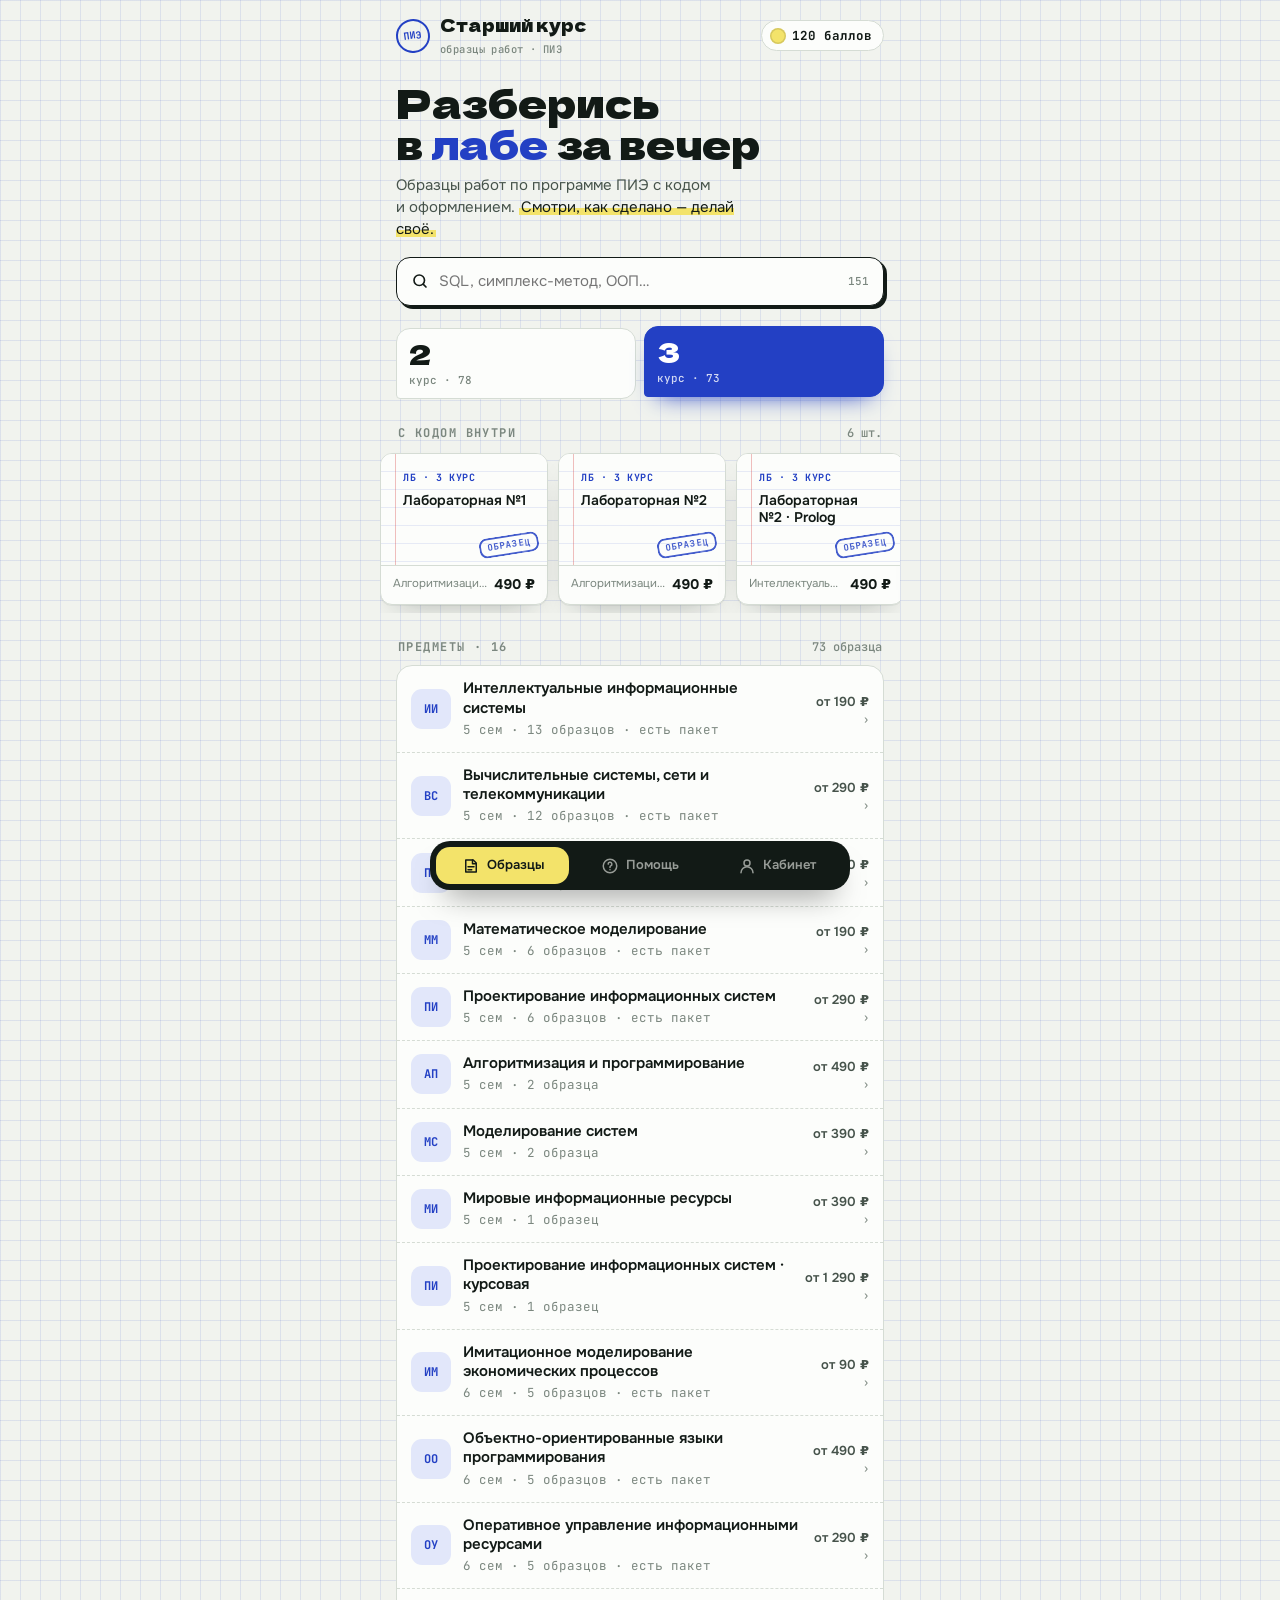
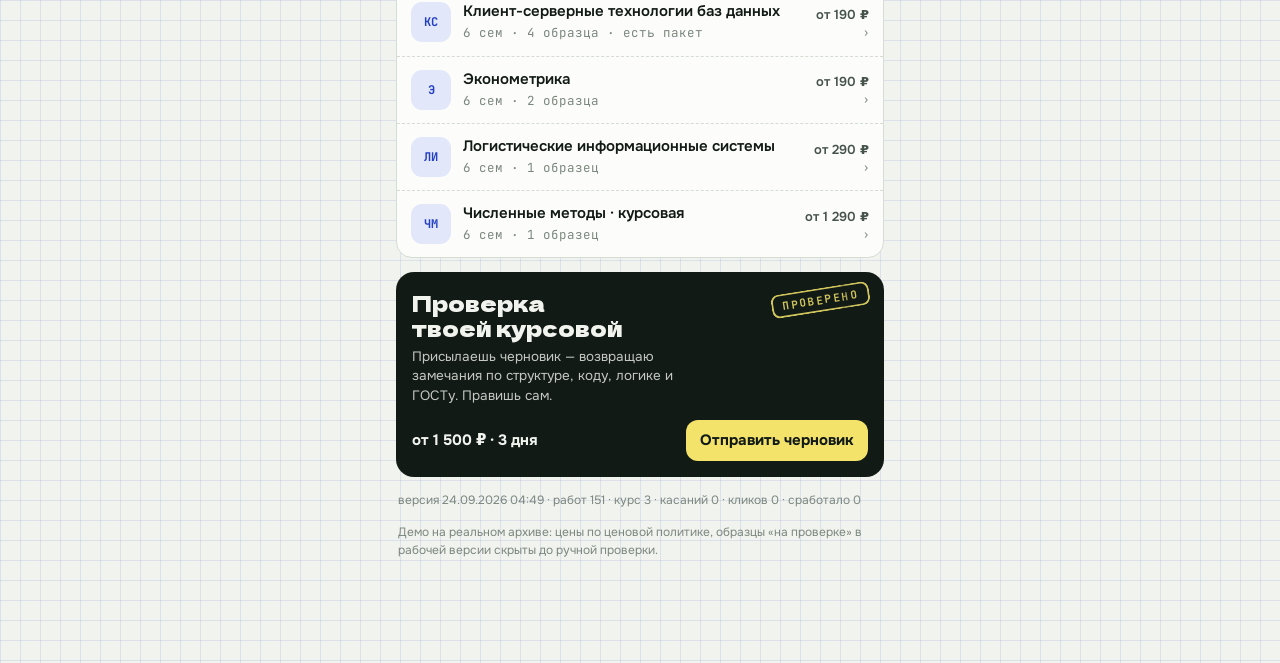
<file: index.html>
<!doctype html>
<html lang="ru">
<head>
<meta charset="utf-8">
<meta name="viewport" content="width=device-width,initial-scale=1,viewport-fit=cover">
<script src="https://telegram.org/js/telegram-web-app.js"></script>
<title>Старший курс</title>
<meta name="robots" content="noindex,nofollow">
<meta http-equiv="Cache-Control" content="no-store, max-age=0">
<link rel="stylesheet" href="fonts/fonts.css">
<style>
:root{
  --paper:#F1F3EE; --paper-2:#E6EAE3; --sheet:#FCFDFB; --line:#D5DCD4; --rule:rgba(35,64,196,.10); --margin:rgba(214,70,70,.35);
  --ink:#121A16; --ink-2:#46534B; --ink-3:#7B877F;
  --pen:#2340C4; --pen-2:#3F5BE0; --pen-soft:#E2E7FA; --on-pen:#FFFFFF;
  --hl:#F3E36A; --hl-ink:#121A16;
  --ok:#1C7A4A; --ok-soft:#DCF0E3; --warn:#94650A; --warn-soft:#F5EACB;
  --lift:0 1px 0 rgba(18,26,22,.05),0 14px 30px -18px rgba(18,26,22,.35);
  --display:"Dela Gothic One","Arial Black",Impact,system-ui,sans-serif;
  --sans:"Onest",system-ui,-apple-system,"Segoe UI",Roboto,sans-serif;
  --mono:"JetBrains Mono",ui-monospace,"SF Mono",Menlo,Consolas,monospace;
}
@media (prefers-color-scheme:dark){:root:not([data-theme="light"]){
  --paper:#0D1210; --paper-2:#141B18; --sheet:#171F1B; --line:#25302A; --rule:rgba(130,155,255,.07); --margin:rgba(230,100,100,.25);
  --ink:#E7ECE8; --ink-2:#A8B5AD; --ink-3:#74827A;
  --pen:#8CA3FF; --pen-2:#A9BAFF; --pen-soft:#1B2547; --on-pen:#0B1230;
  --hl:#6B5F12; --hl-ink:#FFF6B8;
  --ok:#70D39E; --ok-soft:#14331F; --warn:#E6BF62; --warn-soft:#33290D;
  --lift:0 1px 0 rgba(0,0,0,.4),0 16px 34px -18px rgba(0,0,0,.8);
}}
:root[data-theme="dark"]{
  --paper:#0D1210; --paper-2:#141B18; --sheet:#171F1B; --line:#25302A; --rule:rgba(130,155,255,.07); --margin:rgba(230,100,100,.25);
  --ink:#E7ECE8; --ink-2:#A8B5AD; --ink-3:#74827A;
  --pen:#8CA3FF; --pen-2:#A9BAFF; --pen-soft:#1B2547; --on-pen:#0B1230;
  --hl:#6B5F12; --hl-ink:#FFF6B8;
  --ok:#70D39E; --ok-soft:#14331F; --warn:#E6BF62; --warn-soft:#33290D;
  --lift:0 1px 0 rgba(0,0,0,.4),0 16px 34px -18px rgba(0,0,0,.8);
}
*{box-sizing:border-box}
[hidden]{display:none!important}
button,a{cursor:pointer;touch-action:manipulation;-webkit-tap-highlight-color:rgba(0,0,0,.06)}
html,body{height:100%}
body{margin:0;background:var(--paper);color:var(--ink);font:15px/1.45 var(--sans);-webkit-font-smoothing:antialiased;
  background-image:linear-gradient(var(--rule) 1px,transparent 1px),linear-gradient(90deg,var(--rule) 1px,transparent 1px);background-size:20px 20px}
button,input,textarea,select{font:inherit;color:inherit}
button{cursor:pointer;-webkit-tap-highlight-color:transparent}
:focus-visible{outline:2px solid var(--pen);outline-offset:2px;border-radius:8px}
.app{max-width:520px;margin:0 auto;min-height:100%;padding-inline:16px;padding-block:0 104px}
.mk{background:linear-gradient(transparent 55%,var(--hl) 55%,var(--hl) 92%,transparent 92%);color:var(--hl-ink);padding:0 2px;border-radius:2px}
.mono{font-family:var(--mono)}

/* ---------- шапка ---------- */
.top{padding:16px 0 4px}
.brand{display:flex;align-items:center;justify-content:space-between;gap:12px}
.logo{display:flex;align-items:center;gap:10px}
.seal{width:34px;height:34px;border-radius:50%;border:2px solid var(--pen);color:var(--pen);display:grid;place-items:center;font:700 10px/1 var(--mono);letter-spacing:.02em;transform:rotate(-8deg)}
.logo b{font:400 17px/1 var(--display);letter-spacing:.01em}
.logo small{display:block;font:500 10.5px var(--mono);color:var(--ink-3);margin-top:3px;letter-spacing:.04em}
.bal{display:flex;align-items:center;gap:6px;font:600 12.5px var(--mono);background:var(--sheet);border:1px solid var(--line);border-radius:999px;padding:6px 11px 6px 8px}
.bal i{width:16px;height:16px;border-radius:50%;background:var(--hl);display:inline-block;box-shadow:inset 0 0 0 1.5px rgba(0,0,0,.12)}

.hero{margin:22px 0 16px;position:relative}
.hero h1{margin:0;font:400 clamp(30px,9vw,40px)/1.02 var(--display);letter-spacing:-.005em;text-wrap:balance}
.hero h1 .pen{color:var(--pen)}
.hero p{margin:12px 0 0;color:var(--ink-2);max-width:34ch}
.hero .stamp{position:absolute;right:-2px;top:-6px}

.stamp{display:inline-grid;place-items:center;border:2.5px solid var(--pen);color:var(--pen);border-radius:8px;padding:5px 9px 4px;font:700 11px/1 var(--mono);letter-spacing:.14em;text-transform:uppercase;transform:rotate(-9deg);opacity:.85;
  mask-image:radial-gradient(circle at 30% 40%,#000 60%,rgba(0,0,0,.72) 61%,#000 74%);-webkit-mask-image:radial-gradient(circle at 30% 40%,#000 60%,rgba(0,0,0,.72) 61%,#000 74%)}
.stamp.big{font-size:15px;padding:8px 12px 7px;border-width:3px}
.stamp.ok{border-color:var(--ok);color:var(--ok)}

.search{display:flex;align-items:center;gap:10px;background:var(--sheet);border:1.5px solid var(--ink);border-radius:14px;padding:0 14px;box-shadow:3px 3px 0 var(--ink)}
.search input{flex:1;min-width:0;border:0;background:transparent;padding:13px 0;outline:none}
.search svg{flex:none}
.search kbd{font:500 11px var(--mono);color:var(--ink-3)}

/* ---------- разделители-закладки курсов ---------- */
.tabs-course{display:grid;grid-template-columns:repeat(2,1fr);gap:8px;margin:22px 0 4px}
.tc{position:relative;text-align:left;border:1.5px solid var(--line);background:var(--sheet);border-radius:14px 14px 14px 4px;padding:12px 12px 11px;transition:transform .15s,border-color .15s,box-shadow .15s}
.tc b{display:block;font:400 26px/1 var(--display)}
.tc span{display:block;font:500 11px var(--mono);color:var(--ink-3);margin-top:6px}
.tc[aria-pressed="true"]{border-color:var(--pen);background:var(--pen);color:var(--on-pen);box-shadow:0 12px 24px -14px var(--pen);transform:translateY(-2px)}
.tc[aria-pressed="true"] span{color:inherit;opacity:.8}

.sec{display:flex;align-items:baseline;justify-content:space-between;gap:10px;margin:26px 2px 10px}
.sec h2{margin:0;font:600 12px var(--mono);letter-spacing:.12em;text-transform:uppercase;color:var(--ink-3)}
.sec .aside{font:500 12px var(--mono);color:var(--ink-3)}

/* подборка — лента обложек */
.rail{display:flex;gap:10px;overflow-x:auto;margin-inline:-16px;padding:2px 16px 8px;scroll-snap-type:x mandatory;scrollbar-width:none}
.rail::-webkit-scrollbar{display:none}
.cover{flex:none;width:168px;scroll-snap-align:start;text-align:left;border:1px solid var(--line);border-radius:12px;background:var(--sheet);padding:0;overflow:hidden;box-shadow:var(--lift)}
.cover .pg{height:112px;position:relative;padding:12px 12px 0 22px;background:
  linear-gradient(90deg,transparent 14px,var(--margin) 14px,var(--margin) 15px,transparent 15px),
  repeating-linear-gradient(var(--sheet) 0 17px,var(--rule) 17px 18px);border-bottom:1px solid var(--line)}
.cover .pg em{font:700 10px var(--mono);color:var(--pen);font-style:normal;letter-spacing:.06em}
.cover .pg strong{display:block;font:600 14px/1.2 var(--sans);margin-top:4px;text-wrap:balance}
.cover .pg .stamp{position:absolute;right:8px;bottom:10px;font-size:9px;padding:4px 6px 3px}
.cover .cf{padding:9px 12px 11px;display:flex;justify-content:space-between;align-items:center;gap:6px}
.cover .cf small{font-size:11.5px;color:var(--ink-3);overflow:hidden;text-overflow:ellipsis;white-space:nowrap}
.cover .cf b{font:700 14px var(--sans);font-variant-numeric:tabular-nums;white-space:nowrap}

/* список предметов — ведомость */
.ledger{background:var(--sheet);border:1px solid var(--line);border-radius:16px;overflow:hidden}
.lr{display:grid;grid-template-columns:40px 1fr auto;align-items:center;gap:12px;width:100%;text-align:left;border:0;background:transparent;padding:13px 14px;border-top:1px dashed var(--line)}
.lr:first-child{border-top:0}
.lr:active{background:var(--paper-2)}
.lr .code{width:40px;height:40px;border-radius:11px;display:grid;place-items:center;font:700 12px var(--mono);background:var(--pen-soft);color:var(--pen)}
.lr .t{font-weight:600;line-height:1.28}
.lr .s{font-size:12.5px;color:var(--ink-3);margin-top:3px;font-family:var(--mono)}
.lr .p{font:600 13px var(--sans);color:var(--ink-2);white-space:nowrap;text-align:right}
.lr .p small{display:block;font:500 10.5px var(--mono);color:var(--ink-3);margin-top:2px}

.consult{display:grid;grid-template-columns:1fr auto;gap:12px;align-items:center;width:100%;text-align:left;margin-top:12px;border:0;border-radius:16px;padding:16px;background:var(--ink);color:var(--paper);position:relative;overflow:hidden}
.consult b{font:400 18px/1.15 var(--display);display:block}
.consult span{display:block;font-size:13px;opacity:.75;margin-top:6px}
.consult .go{width:44px;height:44px;border-radius:50%;background:var(--hl);color:#121A16;display:grid;place-items:center}

/* ---------- предмет ---------- */
.back{display:inline-flex;align-items:center;gap:4px;border:0;background:none;color:var(--pen);padding:16px 0 6px;font-weight:600}
.subj-h{margin:6px 0 4px;font:400 28px/1.05 var(--display);text-wrap:balance}
.subj-s{font:500 12.5px var(--mono);color:var(--ink-3)}
.bundle{margin:16px 0 4px;border:1.5px dashed var(--pen);border-radius:16px;padding:14px;background:var(--pen-soft);display:grid;grid-template-columns:1fr auto;gap:10px;align-items:center}
.bundle b{display:block;font-weight:700}
.bundle span{font-size:13px;color:var(--ink-2)}
.bundle .pr{text-align:right;white-space:nowrap}
.bundle .pr s{display:block;font-size:12px;color:var(--ink-3)}
.bundle .pr strong{font:700 18px var(--sans);font-variant-numeric:tabular-nums}
.chips{display:flex;gap:6px;overflow-x:auto;margin:14px -16px 4px;padding:2px 16px 4px;scrollbar-width:none}
.chips::-webkit-scrollbar{display:none}
.chip{flex:none;border:1.5px solid var(--line);background:var(--sheet);border-radius:999px;padding:7px 13px;font-size:13px;font-weight:500;color:var(--ink-2)}
.chip[aria-pressed="true"]{background:var(--ink);color:var(--paper);border-color:var(--ink)}

/* карточка-лист */
.sheetcard{position:relative;display:block;width:100%;text-align:left;border:1px solid var(--line);border-radius:14px;background:var(--sheet);margin-top:10px;padding:14px 14px 13px 26px;overflow:hidden;
  background-image:linear-gradient(90deg,transparent 15px,var(--margin) 15px,var(--margin) 16px,transparent 16px);transition:transform .12s}
.sheetcard:active{transform:scale(.992)}
.sheetcard .hd{display:flex;gap:8px;align-items:center;font:500 11px var(--mono);color:var(--ink-3);letter-spacing:.02em}
.sheetcard .hd b{color:var(--pen);font-weight:700}
.sheetcard h3{margin:6px 0 10px;font-size:17.5px;line-height:1.22;letter-spacing:-.01em;padding-right:70px}
.sheetcard .stamp{position:absolute;right:12px;top:14px;font-size:9.5px;padding:4px 6px 3px}
.row2{display:flex;align-items:center;justify-content:space-between;gap:10px}
.exts{display:flex;gap:4px;flex-wrap:wrap}
.ext{font:500 11px var(--mono);padding:3px 6px;border-radius:6px;background:var(--paper-2);color:var(--ink-2)}
.price{font:700 17px var(--sans);font-variant-numeric:tabular-nums;white-space:nowrap}
.pill{font:600 11px var(--sans);padding:3px 8px;border-radius:999px;background:var(--warn-soft);color:var(--warn)}
.pill.ok{background:var(--ok-soft);color:var(--ok)}

/* ---------- нижний лист ---------- */
.scrim{position:fixed;inset:0;background:rgba(8,12,10,.5);z-index:20;animation:fade .2s}
@keyframes fade{from{opacity:0}}
.sheet{position:fixed;left:0;right:0;bottom:0;z-index:21;max-width:520px;margin:0 auto;background:var(--paper);border-radius:22px 22px 0 0;
  padding:10px 16px calc(18px + env(safe-area-inset-bottom,0px));max-height:90%;overflow:auto;animation:up .26s cubic-bezier(.2,.8,.2,1)}
@keyframes up{from{transform:translateY(40px);opacity:.4}}
.sheetbar{position:sticky;top:-10px;z-index:4;height:42px;margin:-10px -6px 2px;display:flex;align-items:center;justify-content:center;touch-action:none;background:linear-gradient(var(--paper) 75%,transparent)}
.grab{width:46px;height:5px;border-radius:5px;background:var(--ink-3);opacity:.55}
.sheet-close{position:absolute;right:0;top:6px;width:34px;height:34px;border:0;border-radius:50%;background:var(--paper-2);color:var(--ink-2);display:grid;place-items:center;font:700 22px/1 var(--sans);padding:0}
.preview{position:relative;border:1px solid var(--line);border-radius:14px;background:var(--sheet);padding:16px 16px 14px 30px;overflow:hidden;box-shadow:var(--lift);
  background-image:linear-gradient(90deg,transparent 18px,var(--margin) 18px,var(--margin) 19px,transparent 19px),repeating-linear-gradient(var(--sheet) 0 23px,var(--rule) 23px 24px)}
.preview .hd{font:500 11px var(--mono);color:var(--ink-3)}
.preview .hd b{color:var(--pen)}
.preview h3{margin:8px 0 2px;font:400 22px/1.1 var(--display);text-wrap:balance}
.preview .sj{color:var(--ink-2);font-size:13.5px}
.preview .toc{margin:14px 0 0;padding:0;list-style:none;font:500 12.5px/24px var(--mono);color:var(--ink-2)}
.preview .toc li{display:flex;justify-content:space-between;gap:8px}
.preview .toc li span:last-child{color:var(--ink-3)}
.preview > .stamp{position:absolute;right:16px;bottom:18px}
.facts{display:grid;grid-template-columns:repeat(3,1fr);gap:8px;margin:12px 0}
.facts div{border:1px solid var(--line);background:var(--sheet);border-radius:12px;padding:10px}
.facts b{display:block;font:400 22px/1 var(--display)}
.facts span{font-size:11.5px;color:var(--ink-3)}
.why{display:flex;gap:10px;align-items:flex-start;font-size:14px;color:var(--ink-2);margin:12px 2px}
.why svg{flex:none;color:var(--pen);margin-top:2px}
.fine{font-size:12px;color:var(--ink-3);line-height:1.45}
.total{display:flex;justify-content:space-between;align-items:flex-end;margin:16px 2px 12px}
.total span{font-size:13px;color:var(--ink-3)}
.total strong{font:400 30px/1 var(--display);font-variant-numeric:tabular-nums}
.btn{position:relative;display:flex;align-items:center;justify-content:center;gap:10px;width:100%;border:0;border-radius:14px;padding:15px;font-weight:700;font-size:16px;background:var(--pen);color:var(--on-pen);box-shadow:0 14px 26px -14px var(--pen);transition:transform .1s}
.btn:active{transform:translateY(1px)}
.btn:disabled{opacity:.4;box-shadow:none;cursor:not-allowed}
.btn.ink{background:var(--ink);color:var(--paper);box-shadow:none}
.lines{border:1px solid var(--line);background:var(--sheet);border-radius:14px;padding:4px 14px}
.lines div{display:flex;justify-content:space-between;padding:10px 0;border-top:1px dashed var(--line);font-size:14px}
.lines div:first-child{border-top:0}
.lines div span:last-child{font-variant-numeric:tabular-nums;font-weight:600}
.sbp{display:flex;align-items:center;gap:12px;border:1.5px solid var(--ink);border-radius:14px;padding:12px;margin:12px 0;background:var(--sheet)}
.sbp .lg{width:40px;height:40px;border-radius:10px;display:grid;grid-template-columns:1fr 1fr;gap:3px;padding:7px;background:var(--ink)}
.sbp .lg i{border-radius:3px}
.sbp .t{font-weight:700}
.sbp .s{font-size:12.5px;color:var(--ink-3)}
.check{display:flex;gap:10px;align-items:flex-start;font-size:13.5px;color:var(--ink-2);margin:10px 2px}
.check input{width:20px;height:20px;margin:0;flex:none;accent-color:var(--pen)}
.check a{color:var(--pen)}
.done{text-align:center;padding:10px 0 6px}
.done .stamp{animation:slam .45s cubic-bezier(.3,1.6,.5,1) both}
@keyframes slam{0%{transform:rotate(-9deg) scale(2.4);opacity:0}60%{opacity:1}100%{transform:rotate(-9deg) scale(1)}}
.done h3{margin:18px 0 4px;font:400 24px var(--display)}
@media (prefers-reduced-motion:reduce){.sheet,.scrim,.done .stamp{animation:none}.tc,.btn,.sheetcard{transition:none}}

/* ---------- консультация / кабинет ---------- */
.card{background:var(--sheet);border:1px solid var(--line);border-radius:16px;padding:16px}
.field{display:flex;flex-direction:column;gap:6px;margin-bottom:14px}
.field label{font:600 11.5px var(--mono);letter-spacing:.08em;text-transform:uppercase;color:var(--ink-3)}
.field select,.field textarea{background:var(--paper);border:1.5px solid var(--line);border-radius:12px;padding:12px;width:100%}
.field textarea{min-height:88px;resize:vertical}
.dur{display:grid;grid-template-columns:repeat(3,1fr);gap:6px}
.opt{border:1.5px solid var(--line);background:var(--paper);border-radius:12px;padding:10px 6px;text-align:center}
.opt b{display:block;font:700 14px var(--sans)}
.opt small{display:block;font:500 11px var(--mono);color:var(--ink-3);margin-top:2px}
.opt[aria-pressed="true"]{border-color:var(--pen);background:var(--pen-soft);color:var(--pen)}
.slots{display:grid;grid-template-columns:repeat(3,1fr);gap:6px}
.slot{border:1.5px solid var(--line);background:var(--paper);border-radius:12px;padding:9px 4px;text-align:center;font:600 14px var(--mono)}
.slot small{display:block;font:500 11px var(--sans);color:var(--ink-3)}
.slot[aria-pressed="true"]{border-color:var(--pen);background:var(--pen-soft);color:var(--pen)}
.stat{display:grid;grid-template-columns:1fr 1fr;gap:8px}
.stat div{background:var(--sheet);border:1px solid var(--line);border-radius:16px;padding:14px}
.stat b{display:block;font:400 30px/1 var(--display)}
.stat span{display:block;font-size:12.5px;color:var(--ink-3);margin-top:6px}
.ref{margin-top:12px;display:flex;gap:8px}
.ref code{flex:1;min-width:0;overflow:hidden;text-overflow:ellipsis;white-space:nowrap;font:500 12.5px var(--mono);background:var(--paper);border:1.5px dashed var(--line);border-radius:12px;padding:11px}
.ref button{flex:none;border:0;background:var(--ink);color:var(--paper);border-radius:12px;padding:0 14px;font-weight:600;font-size:13px}
.ticket{display:grid;grid-template-columns:auto 1fr auto;gap:10px;align-items:center;padding:12px 0;border-top:1px dashed var(--line)}
.ticket:first-child{border-top:0}
.ticket .t{font-weight:600;line-height:1.25}
.ticket .s{font:500 11.5px var(--mono);color:var(--ink-3);margin-top:3px}
.ticket .b{border:1.5px solid var(--line);background:var(--paper);border-radius:10px;padding:7px 11px;font-weight:600;font-size:13px}
.empty{text-align:center;color:var(--ink-3);padding:22px 8px;font-size:14px}
.docs a{display:flex;justify-content:space-between;padding:13px 0;border-top:1px dashed var(--line);color:var(--ink);text-decoration:none;font-weight:500}
.docs a:first-child{border-top:0}
.note{font-size:12px;color:var(--ink-3);margin:14px 2px 0;line-height:1.5}

/* ---------- поддержка ---------- */
.topics{display:grid;grid-template-columns:1fr 1fr;gap:8px}
.topic{text-align:left;border:1.5px solid var(--line);background:var(--sheet);border-radius:14px;padding:12px;display:flex;flex-direction:column;gap:6px;min-height:84px}
.topic svg{color:var(--pen)}
.topic b{font-size:14px;line-height:1.25}
.topic[aria-pressed="true"]{border-color:var(--pen);background:var(--pen-soft)}
.faq details{border-top:1px dashed var(--line);padding:12px 0}
.faq details:first-child{border-top:0}
.faq summary{cursor:pointer;font-weight:600;list-style:none;display:flex;justify-content:space-between;gap:10px}
.faq summary::-webkit-details-marker{display:none}
.faq summary::after{content:"+";font:500 18px/1 var(--mono);color:var(--pen)}
.faq details[open] summary::after{content:"–"}
.faq p{margin:8px 0 0;color:var(--ink-2);font-size:14px}
.sla{display:flex;align-items:center;gap:8px;font:500 12px var(--mono);color:var(--ink-3);margin:10px 2px 0}
.sla i{width:8px;height:8px;border-radius:50%;background:var(--ok);box-shadow:0 0 0 3px var(--ok-soft)}
.tgbtn{display:flex;align-items:center;gap:12px;width:100%;text-align:left;border:1.5px solid var(--ink);background:var(--sheet);border-radius:14px;padding:12px 14px;box-shadow:3px 3px 0 var(--ink);margin-top:12px}
.tgbtn .ic{width:38px;height:38px;border-radius:50%;background:#2AABEE;color:#fff;display:grid;place-items:center;flex:none}
.tgbtn b{display:block}
.tgbtn small{display:block;font-size:12.5px;color:var(--ink-3)}
.ticket-ok{border:1.5px dashed var(--ok);background:var(--ok-soft);border-radius:14px;padding:12px 14px;margin-top:12px;font-size:14px}
.ticket-ok b{font-family:var(--mono)}
.help-link{border:0;background:none;color:var(--pen);font-weight:600;padding:0;font-size:13px}

/* ---------- проверка курсовой ---------- */
.rv-hero{position:relative;border-radius:18px;background:var(--ink);color:var(--paper);padding:18px 16px 16px;overflow:hidden;margin-top:14px}
.rv-hero h2{margin:0;font:400 22px/1.1 var(--display);text-wrap:balance;max-width:14ch}
.rv-hero p{margin:8px 0 0;font-size:13.5px;opacity:.8;max-width:30ch}
.rv-hero .stamp{position:absolute;right:14px;top:16px;border-color:var(--hl);color:var(--hl)}
.rv-hero .row{display:flex;justify-content:space-between;align-items:center;margin-top:14px;gap:10px}
.rv-hero .row b{font:700 15px var(--sans);white-space:nowrap}
.rv-hero .go{border:0;background:var(--hl);color:#121A16;border-radius:12px;padding:10px 14px;font-weight:700}
.marks{margin:14px 0 0;padding:0;list-style:none;display:grid;gap:10px}
.marks li{display:grid;grid-template-columns:28px 1fr;gap:10px;align-items:start;font-size:14px;color:var(--ink-2)}
.marks li b{color:var(--ink);display:block}
.marks .n{width:28px;height:28px;border-radius:8px;display:grid;place-items:center;background:var(--pen-soft);color:var(--pen);font:700 12px var(--mono)}
.redline{margin-top:12px;border:1px solid var(--line);border-radius:12px;background:var(--sheet);padding:12px 12px 12px 28px;position:relative;font-size:13.5px;
  background-image:linear-gradient(90deg,transparent 16px,var(--margin) 16px,var(--margin) 17px,transparent 17px)}
.redline s{color:var(--ink-3)}
.redline .cm{display:block;margin-top:6px;font:500 12px/1.4 var(--mono);color:var(--pen)}
.vol{display:grid;gap:6px}
.vol .opt{display:grid;grid-template-columns:1fr auto;text-align:left;padding:12px}
.vol .opt b{font-size:14px}
.vol .opt small{text-align:left}
.vol .opt strong{grid-row:span 2;align-self:center;font:700 15px var(--sans);font-variant-numeric:tabular-nums}
.focus{display:grid;grid-template-columns:1fr 1fr;gap:6px}
.focus label{display:flex;gap:8px;align-items:center;border:1.5px solid var(--line);background:var(--paper);border-radius:12px;padding:10px;font-size:13.5px;font-weight:500}
.focus input{accent-color:var(--pen);width:18px;height:18px;margin:0}
.drop{display:flex;align-items:center;gap:12px;border:1.5px dashed var(--pen);background:var(--pen-soft);border-radius:14px;padding:14px;cursor:pointer}
.drop b{display:block;color:var(--pen)}
.drop span{font-size:12.5px;color:var(--ink-3)}
.drop input{position:absolute;width:1px;height:1px;opacity:0}
.field .focus label,.field label.drop{font:500 13.5px var(--sans);letter-spacing:0;text-transform:none;color:var(--ink)}
.switch{display:flex;justify-content:space-between;align-items:center;gap:12px;font-size:14px}
.switch input{width:20px;height:20px;accent-color:var(--pen)}

/* ---------- таббар ---------- */
.tabbar{position:fixed;left:0;right:0;bottom:0;z-index:10;padding:0 12px calc(10px + env(safe-area-inset-bottom,0px))}
.tabbar nav{max-width:420px;margin:0 auto;display:grid;grid-template-columns:repeat(3,1fr);gap:4px;background:var(--ink);border-radius:20px;padding:6px;box-shadow:0 18px 30px -16px rgba(0,0,0,.55)}
.tabbar button{border:0;background:none;border-radius:14px;padding:9px 4px;display:flex;align-items:center;justify-content:center;gap:7px;font-size:13px;font-weight:600;color:var(--paper);opacity:.6;transition:background .15s,opacity .15s}
.tabbar button[aria-current="page"]{background:var(--hl);color:#121A16;opacity:1}
.toast{position:fixed;left:50%;bottom:96px;transform:translateX(-50%);z-index:30;background:var(--ink);color:var(--paper);padding:11px 15px;border-radius:12px;font-size:13.5px;max-width:calc(100% - 32px);box-shadow:var(--lift)}
</style>
</head>
<body>


<div class="app" id="app"></div>
<div class="tabbar"><nav>
  <button data-tab="catalog" aria-current="page"><svg width="18" height="18" viewBox="0 0 24 24" fill="none" stroke="currentColor" stroke-width="2" stroke-linecap="round" stroke-linejoin="round"><path d="M5 4h10l4 4v12H5z"/><path d="M14 4v5h5M8 13h8M8 17h5"/></svg>Образцы</button>
  <button data-tab="support"><svg width="18" height="18" viewBox="0 0 24 24" fill="none" stroke="currentColor" stroke-width="2" stroke-linecap="round" stroke-linejoin="round"><circle cx="12" cy="12" r="9"/><path d="M9.5 9.5a2.5 2.5 0 1 1 3.5 2.3c-.6.3-1 .8-1 1.5v.7M12 17h.01"/></svg>Помощь</button>
  <button data-tab="cabinet"><svg width="18" height="18" viewBox="0 0 24 24" fill="none" stroke="currentColor" stroke-width="2" stroke-linecap="round" stroke-linejoin="round"><circle cx="12" cy="8" r="4"/><path d="M4 21a8 8 0 0 1 16 0"/></svg>Кабинет</button>
</nav></div>
<div id="layer"></div>

<script>
const RAW = [{"id":1,"c":2,"s":"4","subj":"Алгоритмизация и программирование","t":"Лабораторная №1","type":"Лабораторная","files":3,"docs":2,"code":1,"img":0,"ext":["docx","pst"],"st":"Готово","p":490},{"id":2,"c":2,"s":"4","subj":"Алгоритмизация и программирование","t":"Лабораторная №2","type":"Лабораторная","files":4,"docs":2,"code":2,"img":0,"ext":["py","docx","xlsx"],"st":"Готово","p":490},{"id":3,"c":2,"s":"4","subj":"Алгоритмизация и программирование","t":"Лабораторная №3","type":"Лабораторная","files":5,"docs":1,"code":3,"img":0,"ext":["py","txt","docx"],"st":"Готово","p":490},{"id":4,"c":2,"s":"4","subj":"Алгоритмизация и программирование","t":"Лабораторная №4","type":"Лабораторная","files":6,"docs":2,"code":4,"img":0,"ext":["py","docx"],"st":"Готово","p":490},{"id":5,"c":2,"s":"4","subj":"Алгоритмизация и программирование","t":"Лабораторная №5","type":"Лабораторная","files":6,"docs":2,"code":3,"img":0,"ext":["py","docx","txt"],"st":"Готово","p":490},{"id":6,"c":2,"s":"4","subj":"Алгоритмизация и программирование","t":"Лабораторная №6","type":"Лабораторная","files":4,"docs":2,"code":2,"img":0,"ext":["docx","py"],"st":"Готово","p":490},{"id":7,"c":2,"s":"4","subj":"Алгоритмизация и программирование","t":"Лабораторная №7","type":"Лабораторная","files":9,"docs":6,"code":3,"img":0,"ext":["docx","py"],"st":"Готово","p":490},{"id":8,"c":2,"s":"4","subj":"Алгоритмизация и программирование","t":"Лабораторная №8","type":"Лабораторная","files":6,"docs":2,"code":0,"img":0,"ext":["png","docx"],"st":"Готово","p":390},{"id":9,"c":2,"s":"3","subj":"Базы данных","t":"БД «Туризм» в Access · готово для лаб №1–5","type":"Материалы","files":7,"docs":4,"code":2,"img":0,"ext":["xlsx","docx","accdb","txt"],"st":"Готово","p":990},{"id":10,"c":2,"s":"4","subj":"Базы данных · курсовая","t":"Курсовая работа","type":"Курсовая","files":2,"docs":2,"code":0,"img":0,"ext":["docx"],"st":"Готово","p":1290},{"id":11,"c":2,"s":"4","subj":"Информационная безопасность","t":"Лабораторная №1","type":"Лабораторная","files":1,"docs":1,"code":0,"img":0,"ext":["docx"],"st":"Готово","p":390},{"id":12,"c":2,"s":"4","subj":"Информационная безопасность","t":"Лабораторная №2","type":"Лабораторная","files":6,"docs":6,"code":0,"img":0,"ext":["docx","xlsx"],"st":"Готово","p":390},{"id":13,"c":2,"s":"4","subj":"Информационная безопасность","t":"Практическая №1","type":"Практическая","files":1,"docs":1,"code":0,"img":0,"ext":["docx"],"st":"Готово","p":290},{"id":14,"c":2,"s":"4","subj":"Информационная безопасность","t":"Практическая №2","type":"Практическая","files":2,"docs":2,"code":0,"img":0,"ext":["docx"],"st":"Готово","p":290},{"id":15,"c":2,"s":"3","subj":"Информационные системы и технологии","t":"Лабораторная №1","type":"Лабораторная","files":10,"docs":10,"code":0,"img":0,"ext":["docx"],"st":"Готово","p":390},{"id":16,"c":2,"s":"3","subj":"Информационные системы и технологии","t":"Лабораторная №2 (2 варианта)","type":"Лабораторная","files":2,"docs":2,"code":0,"img":0,"ext":["docx"],"st":"Готово","p":490},{"id":17,"c":2,"s":"3","subj":"Информационные системы и технологии","t":"Лабораторная №3","type":"Лабораторная","files":1,"docs":1,"code":0,"img":0,"ext":["xlsx"],"st":"Готово","p":390},{"id":18,"c":2,"s":"3","subj":"Информационные системы и технологии","t":"Лабораторная №4","type":"Лабораторная","files":7,"docs":0,"code":5,"img":0,"ext":["html","txt","jpg"],"st":"Готово","p":490},{"id":19,"c":2,"s":"3","subj":"Информационные системы и технологии","t":"Лабораторная №5","type":"Лабораторная","files":2,"docs":2,"code":0,"img":0,"ext":["xlsx"],"st":"Готово","p":390},{"id":20,"c":2,"s":"4","subj":"Исследование операций и методы оптимизации","t":"Лабораторная №1","type":"Лабораторная","files":2,"docs":2,"code":0,"img":0,"ext":["xlsx","docx"],"st":"Готово","p":390},{"id":21,"c":2,"s":"4","subj":"Менеджмент","t":"Все работы за семестр","type":"Материалы","files":9,"docs":8,"code":0,"img":0,"ext":["docx","txt"],"st":"Готово","p":690},{"id":22,"c":2,"s":"3","subj":"Модели данных · курсовая","t":"Курсовая работа","type":"Курсовая","files":10,"docs":5,"code":3,"img":0,"ext":["docx","erwin","gif","bp1"],"st":"Готово","p":1290},{"id":23,"c":2,"s":"3","subj":"Операционные системы","t":"Лабораторная №4","type":"Лабораторная","files":1,"docs":1,"code":0,"img":0,"ext":["docx"],"st":"Готово","p":390},{"id":24,"c":2,"s":"3","subj":"Операционные системы","t":"Лабораторная №5","type":"Лабораторная","files":1,"docs":1,"code":0,"img":0,"ext":["docx"],"st":"Готово","p":390},{"id":25,"c":2,"s":"3","subj":"Операционные системы","t":"Лабораторная №6","type":"Лабораторная","files":1,"docs":1,"code":0,"img":0,"ext":["docx"],"st":"Готово","p":390},{"id":26,"c":2,"s":"3","subj":"Операционные системы","t":"Лабораторная №7","type":"Лабораторная","files":1,"docs":1,"code":0,"img":0,"ext":["docx"],"st":"Готово","p":390},{"id":27,"c":2,"s":"4","subj":"Проектирование информационных систем","t":"Лабораторная №1","type":"Лабораторная","files":3,"docs":2,"code":0,"img":0,"ext":["docx","txt"],"st":"Готово","p":390},{"id":28,"c":2,"s":"4","subj":"Проектирование информационных систем","t":"Практическая №1","type":"Практическая","files":3,"docs":3,"code":0,"img":0,"ext":["pptx"],"st":"Готово","p":290},{"id":29,"c":2,"s":"4","subj":"Проектирование информационных систем","t":"Бизнес-процессы и нотации IDEF · презентация","type":"Материалы","files":2,"docs":1,"code":0,"img":0,"ext":["pptx"],"st":"Готово","p":390},{"id":30,"c":2,"s":"3","subj":"Реинжиниринг бизнес-процессов","t":"Лабораторная №1 (2 варианта)","type":"Лабораторная","files":3,"docs":1,"code":2,"img":0,"ext":["bp1","docx"],"st":"Готово","p":590},{"id":31,"c":2,"s":"3","subj":"Реинжиниринг бизнес-процессов","t":"Лабораторная №2","type":"Лабораторная","files":2,"docs":1,"code":1,"img":0,"ext":["bp1","docx"],"st":"Готово","p":490},{"id":32,"c":2,"s":"3","subj":"Реинжиниринг бизнес-процессов","t":"Лабораторная №3","type":"Лабораторная","files":2,"docs":1,"code":1,"img":0,"ext":["bp1","docx"],"st":"Готово","p":490},{"id":33,"c":2,"s":"3","subj":"Реинжиниринг бизнес-процессов","t":"Лабораторная №4","type":"Лабораторная","files":1,"docs":1,"code":0,"img":0,"ext":["docx"],"st":"Готово","p":390},{"id":34,"c":2,"s":"3","subj":"Реинжиниринг бизнес-процессов","t":"Лабораторная №5","type":"Лабораторная","files":3,"docs":1,"code":1,"img":0,"ext":["bp1","png","docx"],"st":"Готово","p":490},{"id":35,"c":2,"s":"3","subj":"Реинжиниринг бизнес-процессов","t":"Лабораторная №6","type":"Лабораторная","files":2,"docs":1,"code":1,"img":0,"ext":["bp1","docx"],"st":"Готово","p":490},{"id":36,"c":2,"s":"3","subj":"Реинжиниринг бизнес-процессов","t":"Лабораторная №7","type":"Лабораторная","files":2,"docs":1,"code":1,"img":0,"ext":["bp1","docx"],"st":"Готово","p":490},{"id":37,"c":2,"s":"3","subj":"Реинжиниринг бизнес-процессов","t":"Лабораторная №8","type":"Лабораторная","files":2,"docs":1,"code":1,"img":0,"ext":["bp1","docx"],"st":"Готово","p":490},{"id":38,"c":2,"s":"3","subj":"Реинжиниринг бизнес-процессов","t":"Лабораторная №9","type":"Лабораторная","files":2,"docs":1,"code":1,"img":0,"ext":["bp1","docx"],"st":"Готово","p":490},{"id":39,"c":2,"s":"3","subj":"Реинжиниринг бизнес-процессов","t":"Лабораторная №10 (2 варианта)","type":"Лабораторная","files":4,"docs":2,"code":2,"img":0,"ext":["bp1","docx"],"st":"Готово","p":590},{"id":40,"c":2,"s":"3","subj":"Реинжиниринг бизнес-процессов","t":"Лабораторная №11 (2 варианта)","type":"Лабораторная","files":5,"docs":2,"code":3,"img":0,"ext":["bp1","docx"],"st":"Готово","p":590},{"id":41,"c":2,"s":"3","subj":"Реинжиниринг бизнес-процессов","t":"Лабораторная №12 (2 варианта)","type":"Лабораторная","files":4,"docs":2,"code":2,"img":0,"ext":["bp1","docx"],"st":"Готово","p":590},{"id":42,"c":2,"s":"3","subj":"Реинжиниринг бизнес-процессов","t":"Лабораторная №13 (2 варианта)","type":"Лабораторная","files":4,"docs":2,"code":2,"img":0,"ext":["bp1","docx"],"st":"Готово","p":590},{"id":43,"c":2,"s":"3","subj":"Реинжиниринг бизнес-процессов","t":"Лабораторная №14 (2 варианта)","type":"Лабораторная","files":4,"docs":2,"code":2,"img":0,"ext":["bp1","docx"],"st":"Готово","p":590},{"id":44,"c":2,"s":"3","subj":"Реинжиниринг бизнес-процессов","t":"Лабораторная №15 (2 варианта)","type":"Лабораторная","files":3,"docs":2,"code":1,"img":0,"ext":["bp1","docx"],"st":"Готово","p":590},{"id":45,"c":2,"s":"3","subj":"Реинжиниринг бизнес-процессов","t":"Лабораторная №16 (2 варианта)","type":"Лабораторная","files":3,"docs":2,"code":1,"img":0,"ext":["bp1","docx"],"st":"Готово","p":590},{"id":46,"c":2,"s":"3","subj":"Структуры данных","t":"Лабораторная №1 (2 варианта)","type":"Лабораторная","files":7,"docs":3,"code":4,"img":0,"ext":["docx","pptx"],"st":"Готово","p":590},{"id":47,"c":2,"s":"3","subj":"Структуры данных","t":"Лабораторная №2 (2 варианта)","type":"Лабораторная","files":5,"docs":3,"code":2,"img":0,"ext":["docx","pptx","pas"],"st":"Готово","p":590},{"id":48,"c":2,"s":"3","subj":"Структуры данных","t":"Лабораторная №3 (2 варианта)","type":"Лабораторная","files":5,"docs":4,"code":1,"img":0,"ext":["docx","pas","pptx"],"st":"Готово","p":590},{"id":49,"c":2,"s":"3","subj":"Структуры данных","t":"Лабораторная №4 (2 варианта)","type":"Лабораторная","files":4,"docs":3,"code":1,"img":0,"ext":["docx","pas","pptx"],"st":"Готово","p":590},{"id":50,"c":2,"s":"3","subj":"Структуры данных","t":"Лабораторная №5","type":"Лабораторная","files":1,"docs":1,"code":0,"img":0,"ext":["docx"],"st":"Готово","p":390},{"id":51,"c":2,"s":"3","subj":"Структуры данных","t":"Лабораторная №6 (2 варианта)","type":"Лабораторная","files":5,"docs":4,"code":1,"img":0,"ext":["pptx","docx","pas"],"st":"Готово","p":590},{"id":52,"c":2,"s":"3","subj":"Структуры данных","t":"Лабораторная №8","type":"Лабораторная","files":3,"docs":2,"code":1,"img":0,"ext":["docx","pas","pptx"],"st":"Готово","p":490},{"id":53,"c":2,"s":"3","subj":"Структуры данных","t":"Лабораторная №9","type":"Лабораторная","files":3,"docs":2,"code":1,"img":0,"ext":["docx","pas","pptx"],"st":"Готово","p":490},{"id":54,"c":2,"s":"3","subj":"Структуры данных","t":"Практическая №2","type":"Практическая","files":7,"docs":7,"code":0,"img":0,"ext":["docx"],"st":"Готово","p":290},{"id":55,"c":2,"s":"3","subj":"Структуры данных","t":"Практическая №4","type":"Практическая","files":2,"docs":2,"code":0,"img":0,"ext":["docx"],"st":"Готово","p":290},{"id":56,"c":2,"s":"3","subj":"Структуры данных","t":"Практическая №5","type":"Практическая","files":5,"docs":1,"code":4,"img":0,"ext":["pas","docx"],"st":"Готово","p":290},{"id":57,"c":2,"s":"3","subj":"Теория вероятностей и математическая статистика","t":"Лабораторная №4","type":"Лабораторная","files":4,"docs":4,"code":0,"img":0,"ext":["xlsx","docx"],"st":"Готово","p":390},{"id":58,"c":2,"s":"3","subj":"Теория вероятностей и математическая статистика","t":"Лабораторная №5","type":"Лабораторная","files":3,"docs":3,"code":0,"img":0,"ext":["xlsx"],"st":"Готово","p":390},{"id":59,"c":2,"s":"3","subj":"Теория вероятностей и математическая статистика","t":"Лабораторная №6","type":"Лабораторная","files":1,"docs":1,"code":0,"img":0,"ext":["xlsx"],"st":"Готово","p":390},{"id":60,"c":2,"s":"3","subj":"Теория вероятностей и математическая статистика","t":"Лабораторная №7","type":"Лабораторная","files":1,"docs":1,"code":0,"img":0,"ext":["xlsx"],"st":"Готово","p":390},{"id":61,"c":2,"s":"3","subj":"Теория вероятностей и математическая статистика","t":"Статистический анализ «Мужчины и женщины» (Excel)","type":"Материалы","files":1,"docs":1,"code":0,"img":0,"ext":["xlsx"],"st":"Готово","p":490},{"id":62,"c":2,"s":"3","subj":"Теория систем и системный анализ","t":"Лабораторная №1","type":"Лабораторная","files":1,"docs":1,"code":0,"img":0,"ext":["xlsx"],"st":"Готово","p":390},{"id":63,"c":2,"s":"3","subj":"Теория систем и системный анализ","t":"Лабораторная №5","type":"Лабораторная","files":3,"docs":2,"code":1,"img":0,"ext":["xlsx","bp1"],"st":"Готово","p":490},{"id":64,"c":2,"s":"3","subj":"Теория систем и системный анализ","t":"Лабораторная №8","type":"Лабораторная","files":1,"docs":1,"code":0,"img":0,"ext":["xlsx"],"st":"Готово","p":390},{"id":65,"c":2,"s":"3","subj":"Теория систем и системный анализ","t":"Практическая №1 · Чёрный ящик","type":"Практическая","files":1,"docs":1,"code":0,"img":0,"ext":["docx"],"st":"Готово","p":290},{"id":66,"c":2,"s":"3","subj":"Теория систем и системный анализ","t":"Практическая №2","type":"Практическая","files":1,"docs":1,"code":0,"img":0,"ext":["docx"],"st":"Готово","p":290},{"id":67,"c":2,"s":"3","subj":"Теория систем и системный анализ","t":"Практическая №2 · Древо целей","type":"Практическая","files":1,"docs":1,"code":0,"img":0,"ext":["docx"],"st":"Готово","p":290},{"id":68,"c":2,"s":"3","subj":"Теория систем и системный анализ","t":"Практическая №4","type":"Практическая","files":1,"docs":1,"code":0,"img":0,"ext":["docx"],"st":"Готово","p":290},{"id":69,"c":2,"s":"3","subj":"Теория систем и системный анализ","t":"Практическая №4 · Учёт ювелирных изделий","type":"Практическая","files":1,"docs":0,"code":1,"img":0,"ext":["bp1"],"st":"Готово","p":290},{"id":70,"c":2,"s":"3","subj":"Теория систем и системный анализ","t":"Практическая №5 · МОБ-17","type":"Практическая","files":1,"docs":1,"code":0,"img":0,"ext":["xlsx"],"st":"Готово","p":290},{"id":71,"c":2,"s":"3","subj":"Теория систем и системный анализ","t":"Практическая №6 · Дисперсионный анализ","type":"Практическая","files":1,"docs":1,"code":0,"img":0,"ext":["xlsx"],"st":"Готово","p":290},{"id":72,"c":2,"s":"3","subj":"Теория систем и системный анализ","t":"Практическая №7","type":"Практическая","files":1,"docs":1,"code":0,"img":0,"ext":["xlsx"],"st":"Готово","p":290},{"id":73,"c":2,"s":"3","subj":"Теория систем и системный анализ","t":"Практическая №8 · Поиск решений","type":"Практическая","files":2,"docs":2,"code":0,"img":0,"ext":["xlsx"],"st":"Готово","p":290},{"id":74,"c":2,"s":"3","subj":"Теория систем и системный анализ","t":"Практическая №9 · Транспортная задача —","type":"Практическая","files":3,"docs":3,"code":0,"img":0,"ext":["xlsx"],"st":"Готово","p":290},{"id":75,"c":2,"s":"3","subj":"Теория систем и системный анализ","t":"Практическая №10","type":"Практическая","files":2,"docs":2,"code":0,"img":0,"ext":["xlsx"],"st":"Готово","p":290},{"id":76,"c":2,"s":"3","subj":"Теория систем и системный анализ","t":"Практическая №11","type":"Практическая","files":1,"docs":1,"code":0,"img":0,"ext":["xlsx"],"st":"Готово","p":290},{"id":77,"c":2,"s":"3","subj":"Теория систем и системный анализ","t":"Практическая №12 · Метод иерархий","type":"Практическая","files":3,"docs":3,"code":0,"img":0,"ext":["xlsx"],"st":"Готово","p":290},{"id":78,"c":2,"s":"4","subj":"Экономика фирмы (предприятия)","t":"Пакет документов предприятия: устав, карточка, договоры, табели (2 варианта)","type":"Материалы","files":30,"docs":26,"code":0,"img":0,"ext":["docx","xlsx","png","txt"],"st":"Готово","p":590},{"id":79,"c":3,"s":"5","subj":"Алгоритмизация и программирование","t":"Лабораторная №1","type":"Лабораторная","files":12,"docs":1,"code":1,"img":0,"ext":["txt","jpg","py","docx"],"st":"Готово","p":490},{"id":80,"c":3,"s":"5","subj":"Алгоритмизация и программирование","t":"Лабораторная №2","type":"Лабораторная","files":2,"docs":1,"code":1,"img":0,"ext":["py","docx"],"st":"Готово","p":490},{"id":81,"c":3,"s":"5","subj":"Вычислительные системы, сети и телекоммуникации","t":"Лабораторная №1","type":"Лабораторная","files":1,"docs":1,"code":0,"img":0,"ext":["docx"],"st":"Готово","p":390},{"id":82,"c":3,"s":"5","subj":"Вычислительные системы, сети и телекоммуникации","t":"Лабораторная №4","type":"Лабораторная","files":1,"docs":1,"code":0,"img":0,"ext":["docx"],"st":"Готово","p":390},{"id":83,"c":3,"s":"5","subj":"Вычислительные системы, сети и телекоммуникации","t":"Лабораторная №8","type":"Лабораторная","files":1,"docs":1,"code":0,"img":0,"ext":["docx"],"st":"Готово","p":390},{"id":84,"c":3,"s":"5","subj":"Вычислительные системы, сети и телекоммуникации","t":"Лабораторная №9","type":"Лабораторная","files":1,"docs":1,"code":0,"img":0,"ext":["docx"],"st":"Готово","p":390},{"id":85,"c":3,"s":"5","subj":"Вычислительные системы, сети и телекоммуникации","t":"Практическая №1","type":"Практическая","files":1,"docs":1,"code":0,"img":0,"ext":["docx"],"st":"Готово","p":290},{"id":86,"c":3,"s":"5","subj":"Вычислительные системы, сети и телекоммуникации","t":"Практическая №2","type":"Практическая","files":1,"docs":1,"code":0,"img":0,"ext":["docx"],"st":"Готово","p":290},{"id":87,"c":3,"s":"5","subj":"Вычислительные системы, сети и телекоммуникации","t":"Практическая №3","type":"Практическая","files":1,"docs":1,"code":0,"img":0,"ext":["docx"],"st":"Готово","p":290},{"id":88,"c":3,"s":"5","subj":"Вычислительные системы, сети и телекоммуникации","t":"Практическая №4","type":"Практическая","files":1,"docs":1,"code":0,"img":0,"ext":["docx"],"st":"Готово","p":290},{"id":89,"c":3,"s":"5","subj":"Вычислительные системы, сети и телекоммуникации","t":"Практическая №5","type":"Практическая","files":1,"docs":1,"code":0,"img":0,"ext":["docx"],"st":"Готово","p":290},{"id":90,"c":3,"s":"5","subj":"Вычислительные системы, сети и телекоммуникации","t":"Практическая №6","type":"Практическая","files":1,"docs":1,"code":0,"img":0,"ext":["docx"],"st":"Готово","p":290},{"id":91,"c":3,"s":"5","subj":"Вычислительные системы, сети и телекоммуникации","t":"Практическая №7","type":"Практическая","files":1,"docs":1,"code":0,"img":0,"ext":["docx"],"st":"Готово","p":290},{"id":92,"c":3,"s":"5","subj":"Вычислительные системы, сети и телекоммуникации","t":"Практическая №9","type":"Практическая","files":1,"docs":1,"code":0,"img":0,"ext":["docx"],"st":"Готово","p":290},{"id":93,"c":3,"s":"6","subj":"Имитационное моделирование экономических процессов","t":"Практическая №2","type":"Практическая","files":2,"docs":1,"code":1,"img":0,"ext":["py","docx"],"st":"Готово","p":290},{"id":94,"c":3,"s":"6","subj":"Имитационное моделирование экономических процессов","t":"Практическая №3 · Марковские процессы","type":"Практическая","files":48,"docs":1,"code":2,"img":0,"ext":["png","py","md","docx"],"st":"Готово","p":390},{"id":95,"c":3,"s":"6","subj":"Имитационное моделирование экономических процессов","t":"Практическая №4","type":"Практическая","files":2,"docs":1,"code":1,"img":0,"ext":["py","docx"],"st":"Готово","p":290},{"id":96,"c":3,"s":"6","subj":"Имитационное моделирование экономических процессов","t":"Практическая №5","type":"Практическая","files":2,"docs":1,"code":1,"img":0,"ext":["docx","py"],"st":"Готово","p":290},{"id":97,"c":3,"s":"6","subj":"Имитационное моделирование экономических процессов","t":"Вопросы по первой теме","type":"Материалы","files":2,"docs":1,"code":0,"img":0,"ext":["txt","docx"],"st":"Готово","p":90},{"id":98,"c":3,"s":"5","subj":"Интеллектуальные информационные системы","t":"Лабораторная №1","type":"Лабораторная","files":2,"docs":1,"code":0,"img":0,"ext":["txt","docx"],"st":"Готово","p":390},{"id":99,"c":3,"s":"5","subj":"Интеллектуальные информационные системы","t":"Лабораторная №2","type":"Лабораторная","files":3,"docs":2,"code":0,"img":0,"ext":["docx","txt"],"st":"Готово","p":390},{"id":100,"c":3,"s":"5","subj":"Интеллектуальные информационные системы","t":"Лабораторная №2 · Prolog","type":"Лабораторная","files":1,"docs":0,"code":1,"img":0,"ext":["pl"],"st":"Готово","p":490},{"id":101,"c":3,"s":"5","subj":"Интеллектуальные информационные системы","t":"Лабораторная №3","type":"Лабораторная","files":2,"docs":1,"code":0,"img":0,"ext":["docx","txt"],"st":"Готово","p":390},{"id":102,"c":3,"s":"5","subj":"Интеллектуальные информационные системы","t":"Лабораторная №3 · Prolog","type":"Лабораторная","files":1,"docs":0,"code":1,"img":0,"ext":["pl"],"st":"Готово","p":490},{"id":103,"c":3,"s":"5","subj":"Интеллектуальные информационные системы","t":"Лабораторная №4 · Prolog","type":"Лабораторная","files":1,"docs":0,"code":1,"img":0,"ext":["pl"],"st":"Готово","p":490},{"id":104,"c":3,"s":"5","subj":"Интеллектуальные информационные системы","t":"Лабораторная №5 · Prolog","type":"Лабораторная","files":5,"docs":0,"code":4,"img":0,"ext":["pl","txt"],"st":"Готово","p":490},{"id":105,"c":3,"s":"5","subj":"Интеллектуальные информационные системы","t":"Лабораторная №22","type":"Лабораторная","files":1,"docs":1,"code":0,"img":0,"ext":["docx"],"st":"Готово","p":390},{"id":106,"c":3,"s":"5","subj":"Интеллектуальные информационные системы","t":"Практическая №2","type":"Практическая","files":1,"docs":1,"code":0,"img":0,"ext":["docx"],"st":"Готово","p":290},{"id":107,"c":3,"s":"5","subj":"Интеллектуальные информационные системы","t":"Практическая №3","type":"Практическая","files":1,"docs":1,"code":0,"img":0,"ext":["docx"],"st":"Готово","p":290},{"id":108,"c":3,"s":"5","subj":"Интеллектуальные информационные системы","t":"Практическая №4","type":"Практическая","files":1,"docs":1,"code":0,"img":0,"ext":["docx"],"st":"Готово","p":290},{"id":109,"c":3,"s":"5","subj":"Интеллектуальные информационные системы","t":"Практическая №5","type":"Практическая","files":1,"docs":1,"code":0,"img":0,"ext":["docx"],"st":"Готово","p":290},{"id":110,"c":3,"s":"5","subj":"Интеллектуальные информационные системы","t":"Практики","type":"Материалы","files":1,"docs":1,"code":0,"img":0,"ext":["docx"],"st":"Готово","p":190},{"id":111,"c":3,"s":"6","subj":"Клиент-серверные технологии баз данных","t":"Лабораторная №1","type":"Лабораторная","files":11,"docs":1,"code":6,"img":0,"ext":["cs","png","aspx","docx"],"st":"Готово","p":490},{"id":112,"c":3,"s":"6","subj":"Клиент-серверные технологии баз данных","t":"Лабораторная №2","type":"Лабораторная","files":22,"docs":1,"code":7,"img":0,"ext":["png","cs","config","csproj"],"st":"Готово","p":490},{"id":113,"c":3,"s":"6","subj":"Клиент-серверные технологии баз данных","t":"Лабораторная №3","type":"Лабораторная","files":7,"docs":0,"code":1,"img":0,"ext":["png","cs"],"st":"Готово","p":490},{"id":114,"c":3,"s":"6","subj":"Клиент-серверные технологии баз данных","t":"Клиент","type":"Материалы","files":9,"docs":0,"code":6,"img":0,"ext":["aspx","cs","md","sql"],"st":"Готово","p":190},{"id":115,"c":3,"s":"6","subj":"Логистические информационные системы","t":"Практическая №1","type":"Практическая","files":2,"docs":2,"code":0,"img":0,"ext":["docx"],"st":"Готово","p":290},{"id":116,"c":3,"s":"5","subj":"Математическое моделирование","t":"Лабораторная №1","type":"Лабораторная","files":8,"docs":2,"code":6,"img":0,"ext":["py","docx"],"st":"Готово","p":490},{"id":117,"c":3,"s":"5","subj":"Математическое моделирование","t":"Лабораторная №3","type":"Лабораторная","files":5,"docs":4,"code":0,"img":0,"ext":["xlsx","txt"],"st":"Готово","p":390},{"id":118,"c":3,"s":"5","subj":"Математическое моделирование","t":"Практика на парах","type":"Практическая","files":1,"docs":1,"code":0,"img":0,"ext":["xlsx"],"st":"Готово","p":290},{"id":119,"c":3,"s":"5","subj":"Математическое моделирование","t":"Практическая №2","type":"Практическая","files":1,"docs":0,"code":1,"img":0,"ext":["py"],"st":"Готово","p":290},{"id":120,"c":3,"s":"5","subj":"Математическое моделирование","t":"Производственные функции","type":"Материалы","files":4,"docs":3,"code":0,"img":0,"ext":["xlsx","txt"],"st":"Готово","p":190},{"id":121,"c":3,"s":"5","subj":"Математическое моделирование","t":"Спрос и предложение","type":"Материалы","files":1,"docs":1,"code":0,"img":0,"ext":["xlsx"],"st":"Готово","p":190},{"id":122,"c":3,"s":"5","subj":"Мировые информационные ресурсы","t":"Сайт «Блокчейн» (HTML, CSS)","type":"Материалы","files":9,"docs":0,"code":5,"img":0,"ext":["html","png","css","jpg"],"st":"Готово","p":390},{"id":123,"c":3,"s":"5","subj":"Моделирование систем","t":"Лабораторная №1","type":"Лабораторная","files":1,"docs":1,"code":0,"img":0,"ext":["docx"],"st":"Готово","p":390},{"id":124,"c":3,"s":"5","subj":"Моделирование систем","t":"Лабораторная №2","type":"Лабораторная","files":1,"docs":1,"code":0,"img":0,"ext":["docx"],"st":"Готово","p":390},{"id":125,"c":3,"s":"6","subj":"Объектно-ориентированные языки программирования","t":"Лабораторная №1","type":"Лабораторная","files":2,"docs":1,"code":1,"img":0,"ext":["py","docx"],"st":"Готово","p":490},{"id":126,"c":3,"s":"6","subj":"Объектно-ориентированные языки программирования","t":"Лабораторная №2","type":"Лабораторная","files":6,"docs":4,"code":1,"img":0,"ext":["docx","txt","py"],"st":"Готово","p":490},{"id":127,"c":3,"s":"6","subj":"Объектно-ориентированные языки программирования","t":"Лабораторная №3","type":"Лабораторная","files":11,"docs":2,"code":1,"img":0,"ext":["txt","docx","py"],"st":"Готово","p":490},{"id":128,"c":3,"s":"6","subj":"Объектно-ориентированные языки программирования","t":"Лабораторная №4","type":"Лабораторная","files":8,"docs":6,"code":1,"img":0,"ext":["docx","txt","py"],"st":"Готово","p":490},{"id":129,"c":3,"s":"6","subj":"Объектно-ориентированные языки программирования","t":"Лабораторная №5","type":"Лабораторная","files":16,"docs":6,"code":7,"img":0,"ext":["docx","html","py","json"],"st":"Готово","p":490},{"id":130,"c":3,"s":"6","subj":"Оперативное управление информационными ресурсами","t":"Практическая №1 · Классификация информационных ресурсов","type":"Практическая","files":3,"docs":3,"code":0,"img":0,"ext":["xlsx","docx","pptx"],"st":"Готово","p":290},{"id":131,"c":3,"s":"6","subj":"Оперативное управление информационными ресурсами","t":"Практическая №2 · SWOT-анализ","type":"Практическая","files":3,"docs":3,"code":0,"img":0,"ext":["docx","xlsx"],"st":"Готово","p":290},{"id":132,"c":3,"s":"6","subj":"Оперативное управление информационными ресурсами","t":"Практическая №2.1 · Вывод товара на маркетплейс","type":"Практическая","files":11,"docs":7,"code":1,"img":0,"ext":["docx","png","xlsx","html"],"st":"Готово","p":290},{"id":133,"c":3,"s":"6","subj":"Оперативное управление информационными ресурсами","t":"Практическая №3 · ABC/XYZ-анализ в SQL","type":"Практическая","files":9,"docs":4,"code":2,"img":0,"ext":["xlsx","docx","csv","sql"],"st":"Готово","p":290},{"id":134,"c":3,"s":"6","subj":"Оперативное управление информационными ресурсами","t":"Практическая №3.3 · Дашборд в Yandex DataLens","type":"Практическая","files":19,"docs":2,"code":3,"img":0,"ext":["png","sql","docx"],"st":"Готово","p":290},{"id":135,"c":3,"s":"5","subj":"Программная инженерия","t":"Лабораторная №1","type":"Лабораторная","files":2,"docs":2,"code":0,"img":0,"ext":["docx"],"st":"Готово","p":390},{"id":136,"c":3,"s":"5","subj":"Программная инженерия","t":"Лабораторная №2","type":"Лабораторная","files":1,"docs":1,"code":0,"img":0,"ext":["docx"],"st":"Готово","p":390},{"id":137,"c":3,"s":"5","subj":"Программная инженерия","t":"Лабораторная №3","type":"Лабораторная","files":1,"docs":1,"code":0,"img":0,"ext":["docx"],"st":"Готово","p":390},{"id":138,"c":3,"s":"5","subj":"Программная инженерия","t":"Практическая №1","type":"Практическая","files":1,"docs":1,"code":0,"img":0,"ext":["docx"],"st":"Готово","p":290},{"id":139,"c":3,"s":"5","subj":"Программная инженерия","t":"Практическая №2","type":"Практическая","files":1,"docs":1,"code":0,"img":0,"ext":["docx"],"st":"Готово","p":290},{"id":140,"c":3,"s":"5","subj":"Программная инженерия","t":"Практическая №3","type":"Практическая","files":1,"docs":1,"code":0,"img":0,"ext":["docx"],"st":"Готово","p":290},{"id":141,"c":3,"s":"5","subj":"Программная инженерия","t":"Практическая №4","type":"Практическая","files":1,"docs":1,"code":0,"img":0,"ext":["docx"],"st":"Готово","p":290},{"id":142,"c":3,"s":"5","subj":"Проектирование информационных систем","t":"Лабораторная №1","type":"Лабораторная","files":1,"docs":1,"code":0,"img":0,"ext":["docx"],"st":"Готово","p":390},{"id":143,"c":3,"s":"5","subj":"Проектирование информационных систем","t":"Лабораторная №2","type":"Лабораторная","files":1,"docs":1,"code":0,"img":0,"ext":["docx"],"st":"Готово","p":390},{"id":144,"c":3,"s":"5","subj":"Проектирование информационных систем","t":"Лабораторная №3","type":"Лабораторная","files":1,"docs":1,"code":0,"img":0,"ext":["docx"],"st":"Готово","p":390},{"id":145,"c":3,"s":"5","subj":"Проектирование информационных систем","t":"Лабораторная №4","type":"Лабораторная","files":1,"docs":1,"code":0,"img":0,"ext":["docx"],"st":"Готово","p":390},{"id":146,"c":3,"s":"5","subj":"Проектирование информационных систем","t":"Лабораторная №5","type":"Лабораторная","files":1,"docs":1,"code":0,"img":0,"ext":["docx"],"st":"Готово","p":390},{"id":147,"c":3,"s":"5","subj":"Проектирование информационных систем","t":"Практическая №1","type":"Практическая","files":1,"docs":1,"code":0,"img":0,"ext":["docx"],"st":"Готово","p":290},{"id":148,"c":3,"s":"5","subj":"Проектирование информационных систем · курсовая","t":"Курсовая работа","type":"Курсовая","files":7,"docs":3,"code":3,"img":0,"ext":["bp1","docx","erwin","pptx"],"st":"Готово","p":1290},{"id":149,"c":3,"s":"6","subj":"Численные методы · курсовая","t":"Курсовая работа","type":"Курсовая","files":24,"docs":5,"code":6,"img":0,"ext":["png","py","docx","txt"],"st":"Готово","p":1290},{"id":150,"c":3,"s":"6","subj":"Эконометрика","t":"Лабораторная №1","type":"Лабораторная","files":1,"docs":1,"code":0,"img":0,"ext":["xlsx"],"st":"Готово","p":390},{"id":151,"c":3,"s":"6","subj":"Эконометрика","t":"Лабы","type":"Материалы","files":1,"docs":1,"code":0,"img":0,"ext":["xlsx"],"st":"Готово","p":190}];
const tg = window.Telegram && window.Telegram.WebApp ? window.Telegram.WebApp : null;
if (tg) { tg.ready(); tg.expand(); }
const tgUser = tg && tg.initDataUnsafe && tg.initDataUnsafe.user;
const BOT = 'starshiy_kurs_bot';
const LIVE = !!tg;           // открыт внутри Telegram
function sendToBot(payload, fallback, onFail){
  // Telegram разрешает sendData только из нижней кнопки; в остальных случаях он молча ничего не делает,
  // поэтому подстраховываемся: если через 700 мс приложение всё ещё открыто — уходим в чат.
  let tried = false;
  if (tg && typeof tg.sendData === 'function'){
    try { tg.sendData(JSON.stringify(payload)); tried = true; } catch (err) { tried = false; }
  }
  setTimeout(() => {
    if (document.hidden) return;          // приложение закрылось — значит, сообщение ушло
    if (onFail) onFail();
    toBot(fallback);
  }, tried ? 700 : 0);
}
function copyText(t){ try { navigator.clipboard && navigator.clipboard.writeText(t); } catch (e) {} }
function toBot(param){
  const u='https://t.me/'+BOT+'?start='+param;
  if (tg && tg.openTelegramLink){ tg.openTelegramLink(u); setTimeout(()=>{ try{tg.close();}catch(e){} },300); return; }
  if (tg && tg.openLink){ tg.openLink(u); return; }
  toast('В Telegram здесь откроется бот: '+param);
}

/* ---------- названия (в рабочей версии — из админки) ---------- */
function niceTitle(t0){
  const parts = t0.split(' · '); const suf = parts[1] ? ' · ' + parts.slice(1).join(' · ') : '';
  return niceBase(parts[0]) + suf;
}
function niceBase(t){
  let m;
  if ((m = t.match(/^(?:лб|лр|lab_?|лаба)\s*0?(\d+)/i)) || (m = t.match(/^(\d+)\s*лаба/i))) return 'Лабораторная №' + m[1];
  if ((m = t.match(/^практика\s*(\d+)/i))) return 'Практическая №' + m[1];
  if ((m = t.match(/^исид\s*(\d+)/i))) return 'Работа №' + m[1];
  if ((m = t.match(/^работа\s*(\d+)/i))) return 'Работа №' + m[1];
  if (/^\d+$/.test(t)) return 'Работа №' + t;
  if (/^лабы$/i.test(t)) return 'Цикл лабораторных';
  if (/^практики$/i.test(t)) return 'Цикл практических';
  if (/^вводн/i.test(t)) return 'Вводная лабораторная';
  if (/^проги$/i.test(t)) return 'Программы к курсу';
  if (/^labs_4_5/i.test(t)) return 'Лабораторные №4–5';
  if (/^пис$/i.test(t)) return 'Материалы к практикам';
  if (/^материалы по предмету$/i.test(t)) return 'Конспекты и материалы';
  return t.charAt(0).toUpperCase() + t.slice(1);
}
/* ---------- ценовая политика ---------- */
function priceOf(x){
  if (x.type === 'Курсовая') return 1290;
  if (x.type === 'Лабораторная') return x.code > 0 ? 490 : 390;
  if (x.type === 'Практическая') return 290;
  return 190; // конспекты и материалы
}
const round90 = n => Math.max(90, Math.round((n - 90) / 100) * 100 + 90);
const HIDE = /левое|images|скрин|сделать/i;
const COLL = new Intl.Collator('ru',{numeric:true});
const ITEMS = RAW.map(x => ({...x, c:+x.c})).filter(x => !HIDE.test(x.t)).sort((a,b)=> a.c-b.c || COLL.compare(a.subj,b.subj) || COLL.compare(a.t,b.t)).map((x,i) => { const y = {...x, id:i+1, title:niceTitle(x.t)}; y.p = x.p || priceOf(y); if (x.id) y.id = x.id; return y; });
const SHORT = {'Лабораторная':'ЛБ','Практическая':'ПР','Курсовая':'КР','Реферат':'РФ','Материалы':'МТ'};
const CONSULT = [{k:30,p:450,l:'Быстрый вопрос'},{k:45,p:690,l:'Разбор темы'},{k:90,p:1190,l:'К защите'}];
const fmt = n => n.toLocaleString('ru-RU') + ' ₽';
const esc = s => String(s).replace(/[&<>"]/g, c => ({'&':'&amp;','<':'&lt;','>':'&gt;','"':'&quot;'}[c]));
const plural = (n,a,b,c) => { const m=n%10, h=n%100; return (m===1&&h!==11)?a:(m>=2&&m<=4&&(h<10||h>=20))?b:c; };
const initials = s => s.replace(/[^А-ЯЁA-Zа-яё ]/g,' ').split(' ').filter(w=>w.length>2).slice(0,2).map(w=>w[0].toUpperCase()).join('') || s.slice(0,2).toUpperCase();

const BUILD = '24.09.2026 04:49';
function showErr(msg){
  let el = document.getElementById('errbar');
  if (!el){ el = document.createElement('div'); el.id='errbar';
    el.style.cssText='position:fixed;left:0;right:0;top:0;z-index:9999;background:#D64646;color:#fff;font:600 12px/1.35 monospace;padding:8px 10px;white-space:pre-wrap';
    document.body.appendChild(el); }
  el.textContent = 'СБОЙ: ' + msg;
}
window.addEventListener('error', e => showErr((e.message||'ошибка') + ' @' + (e.lineno||'?')));
window.addEventListener('unhandledrejection', e => showErr('promise: ' + (e.reason && e.reason.message || e.reason)));
const S = { tab:'catalog', course:3, subject:null, type:'Все', q:'', topicDefault:'work', owned:new Set(), buys:[], consults:[], bonus:120, first:true, sheet:null, dur:45, slot:null, topic:null, order:'', tickets:[], rv:{vol:'m', focus:['struct','code','logic','gost'], file:'', urgent:false}, reviews:[] };
try { const c = localStorage.getItem('sk-course'); if (c) S.course = +c; } catch(e) {}
const app = document.getElementById('app'), layer = document.getElementById('layer');

function appHead(){
  return `<header class="top"><div class="brand">
    <div class="logo"><div class="seal">ПИЭ</div><div><b>Старший курс</b><small>образцы работ · ПИЭ</small></div></div>
    <div class="bal"><i></i>${S.bonus} баллов</div></div></header>`;
}
function bundleOf(course, subj){
  const labs = ITEMS.filter(x => x.c===course && x.subj===subj && (x.type==='Лабораторная'||x.type==='Практическая'));
  if (labs.length < 3) return null;
  const full = labs.reduce((a,x)=>a+x.p,0);
  return {n:labs.length, full, price:round90(full*0.7), items:labs};
}
function stampFor(x){ return S.owned.has(x.id) ? '<span class="stamp ok">куплено</span>' : '<span class="stamp">образец</span>'; }

function sheetCard(x){
  const ok = x.st === 'Готово';
  return `<button class="sheetcard" data-item="${x.id}">${stampFor(x)}
    <div class="hd"><b>${SHORT[x.type]}</b><span>${x.c} курс${x.s?' · '+x.s+' сем.':''}</span></div>
    <h3>${esc(x.title)}</h3>
    <div class="row2"><div class="exts">${x.ext.filter(Boolean).slice(0,3).map(e=>`<span class="ext">.${esc(e)}</span>`).join('')}${ok?'':'<span class="pill">на проверке</span>'}</div>
    <div class="price">${fmt(x.p)}</div></div></button>`;
}
function cover(x){
  return `<button class="cover" data-item="${x.id}"><div class="pg"><em>${SHORT[x.type]} · ${x.c} КУРС</em><strong>${esc(x.title)}</strong>${stampFor(x)}</div>
    <div class="cf"><small>${esc(x.subj)}</small><b>${fmt(x.p)}</b></div></button>`;
}

function viewCatalog(){
  if (S.subject) return viewSubject();
  const q = S.q.trim().toLowerCase();
  let out = appHead() + `<section class="hero">
      <h1>Разберись<br>в&nbsp;<span class="pen">лабе</span> за&nbsp;вечер</h1>
      <p>Образцы работ по&nbsp;программе ПИЭ с&nbsp;кодом и&nbsp;оформлением. <span class="mk">Смотри, как сделано — делай своё.</span></p>
    </section>
    <label class="search" for="q"><svg width="18" height="18" viewBox="0 0 24 24" fill="none" stroke="currentColor" stroke-width="2.2" stroke-linecap="round"><circle cx="11" cy="11" r="7"/><path d="m20 20-3.5-3.5"/></svg>
      <input id="q" type="search" placeholder="SQL, симплекс-метод, ООП…" value="${esc(S.q)}" autocomplete="off"><kbd>${ITEMS.length}</kbd></label>`;
  if (q){
    const res = ITEMS.filter(x => (x.subj+' '+x.title+' '+x.type+' '+x.ext.join(' ')).toLowerCase().includes(q));
    out += `<div class="sec"><h2>Найдено · ${res.length}</h2></div>` + (res.length ? res.map(sheetCard).join('') :
      `<div class="card empty">Такого образца пока нет — загляните позже, каталог пополняется.</div>`);
    return out;
  }
  const inCourse = ITEMS.filter(x=>x.c===S.course);
  const picks = inCourse.filter(x=>x.type==='Лабораторная' && x.code>0).slice(0,6);
  const subs = new Map();
  inCourse.forEach(x => { const e = subs.get(x.subj) || {n:0,sem:x.s,min:1e9}; e.n++; e.min=Math.min(e.min,x.p); subs.set(x.subj,e); });
  const list = [...subs.entries()].sort((a,b)=> (a[1].sem||'9').localeCompare(b[1].sem||'9') || b[1].n-a[1].n);
  out += `<div class="tabs-course" role="group" aria-label="Курс">${[2,3].map(c=>{const n=ITEMS.filter(x=>x.c===c).length;return `<button class="tc" data-course="${c}" aria-pressed="${S.course===c}"><b>${c}</b><span>курс · ${n}</span></button>`}).join('')}</div>`;
  if (picks.length) out += `<div class="sec"><h2>С кодом внутри</h2><span class="aside">${picks.length} шт.</span></div><div class="rail">${picks.map(cover).join('')}</div>`;
  out += `<div class="sec"><h2>Предметы · ${list.length}</h2><span class="aside">${inCourse.length} ${plural(inCourse.length,'образец','образца','образцов')}</span></div>
    <div class="ledger">${list.map(([s,e])=>{ const b=bundleOf(S.course,s); return `<button class="lr" data-subject="${esc(s)}"><span class="code">${esc(initials(s))}</span>
      <span><div class="t">${esc(s)}</div><div class="s">${e.sem?e.sem+' сем · ':''}${e.n} ${plural(e.n,'образец','образца','образцов')}${b?' · есть пакет':''}</div></span>
      <span class="p">от ${fmt(e.min)}<small>›</small></span></button>`}).join('')}</div>
    <div class="rv-hero"><span class="stamp">проверено</span><h2>Проверка твоей курсовой</h2><p>Присылаешь черновик — возвращаю замечания по структуре, коду, логике и ГОСТу. Правишь сам.</p>
      <div class="row"><b>от ${fmt(1500)} · 3 дня</b><button class="go" data-go="review">Отправить черновик</button></div></div>
    <p class="note" id="diag">версия ${BUILD} · работ ${ITEMS.length} · курс ${S.course} · касаний ${TAPS.touch} · кликов ${TAPS.click} · сработало ${TAPS.act}</p>
    <p class="note">Демо на реальном архиве: цены по ценовой политике, образцы «на проверке» в рабочей версии скрыты до ручной проверки.</p>`;
  return out;
}

function viewSubject(){
  const all = ITEMS.filter(x => x.c===S.course && x.subj===S.subject);
  const types = ['Все', ...new Set(all.map(x=>x.type))];
  const list = S.type==='Все' ? all : all.filter(x=>x.type===S.type);
  const b = bundleOf(S.course, S.subject);
  return `<button class="back" data-back><svg width="18" height="18" viewBox="0 0 24 24" fill="none" stroke="currentColor" stroke-width="2.2" stroke-linecap="round"><path d="m15 6-6 6 6 6"/></svg>${S.course} курс</button>
    <h1 class="subj-h">${esc(S.subject)}</h1>
    <div class="subj-s">${all.length} ${plural(all.length,'образец','образца','образцов')}${all[0]&&all[0].s?' · '+all[0].s+' семестр':''}</div>
    ${b?`<div class="bundle"><div><b>Пакет: все ${b.n} ${plural(b.n,'работа','работы','работ')} предмета</b><span>−30% к цене по одной</span></div><div class="pr"><s>${fmt(b.full)}</s><strong>${fmt(b.price)}</strong></div></div>`:''}
    ${types.length>2?`<div class="chips" role="group" aria-label="Тип">${types.map(t=>`<button class="chip" data-type="${t}" aria-pressed="${S.type===t}">${t}</button>`).join('')}</div>`:''}
    <div>${list.map(sheetCard).join('')}</div>`;
}

function slots(){
  const wd=['Пн','Вт','Ср','Чт','Пт','Сб','Вс'], out=[], d0=new Date();
  for (let i=1; out.length<6; i++){ const d=new Date(d0); d.setDate(d0.getDate()+i); if (d.getDay()===0) continue;
    out.push({k:d.toISOString().slice(0,10)+(i%2?'18':'20'), t:i%2?'18:00':'20:00', d:wd[(d.getDay()+6)%7]+', '+d.getDate()+'.'+String(d.getMonth()+1).padStart(2,'0')}); }
  return out;
}
function viewConsult(){
  const subs = [...new Set(ITEMS.map(x=>x.subj))].sort((a,b)=>a.localeCompare(b,'ru'));
  const cur = CONSULT.find(c=>c.k===S.dur);
  return appHead() + `<section class="hero"><h1>Один на один.<br><span class="pen">Без списывания</span></h1>
    <p>Ты приносишь свою работу — я объясняю тему, ищу ошибки и готовлю к вопросам на защите.</p></section>
    <div class="card">
      <div class="field"><label for="c-subj">Предмет</label><select id="c-subj">${subs.map(s=>`<option>${esc(s)}</option>`).join('')}<option>Другой предмет</option></select></div>
      <div class="field"><label for="c-topic">Что непонятно</label><textarea id="c-topic" placeholder="Например: не понимаю, как привести таблицы к 3НФ и где ошибка в связях"></textarea></div>
      <div class="field"><label>Формат</label><div class="dur">${CONSULT.map(c=>`<button class="opt" data-dur="${c.k}" aria-pressed="${S.dur===c.k}"><b>${c.k} мин</b><small>${fmt(c.p)}</small></button>`).join('')}</div></div>
      <div class="field"><label>Время · созвон в Telegram</label><div class="slots">${slots().map(s=>`<button class="slot" data-slot="${s.k}" aria-pressed="${S.slot===s.k}">${s.t}<small>${s.d}</small></button>`).join('')}</div></div>
      <div class="total"><span>${cur.l}<br>${cur.k} минут</span><strong>${fmt(cur.p)}</strong></div>
      <button class="btn" id="c-go" ${S.slot?'':'disabled'}>Записаться · оплатить по СБП</button>
    </div>
    <p class="note">Пакет из 4 консультаций по 45 минут — ${fmt(2390)} вместо ${fmt(2760)}. Работы на заказ не выполняются.</p>`;
}

const DOCS = [['offer','Публичная оферта'],['rules','Правила использования'],['privacy','Политика персональных данных'],['consent','Согласие на обработку данных']];
const DOCS_CARD = `<div class="card docs" style="padding-block:2px">${DOCS.map(([k,l])=>`<a href="docs/${k}.html" data-doc="${k}">${l}<span>›</span></a>`).join('')}</div>`;
function openDoc(k){ const u = new URL('docs/'+k+'.html', location.href).href; if (tg && tg.openLink) tg.openLink(u); else window.open(u, '_blank', 'noopener'); }
function viewCabinet(){
  if (LIVE) return appHead() + `<section class="hero" style="margin-bottom:6px"><h1>Кабинет</h1><p>Покупки, повторное скачивание, баллы и ссылка для друзей — в чате с ботом.</p></section>
    <button class="btn" data-bot="me">Открыть кабинет в боте</button>
    <div class="sec"><h2>Документы</h2></div>
    ${DOCS_CARD}
    <p class="fine" style="margin:10px 2px 0">Версия витрины: ${BUILD}</p>
    <p class="fine" style="margin:6px 2px 0">Удалить свои данные или отозвать согласие — в боте: «Помощь» → «Удалить мои данные».</p>`;
  const id = tgUser ? tgUser.id.toString(36) : '7f3k2q';
  const ref = 't.me/starshiy_kurs_bot?start=ref_' + id;
  return appHead() + `<section class="hero" style="margin-bottom:6px"><h1>Кабинет</h1></section>
    <div class="stat"><div><b>${S.bonus}</b><span>баллов · 1 балл = 1 ₽, хоть весь заказ</span></div><div><b>${S.buys.length}</b><span>${plural(S.buys.length,'покупка','покупки','покупок')}</span></div></div>
    <div class="sec"><h2>Мои образцы</h2></div>
    <div class="card" style="padding-block:4px">${S.buys.length ? S.buys.map(p=>`<div class="ticket"><span class="stamp ok" style="font-size:8.5px;padding:3px 5px 2px">куплено</span><span><div class="t">${esc(p.title)}</div><div class="s">${esc(p.subj)} · ${fmt(p.paid)} · чек НПД</div></span><span style="display:flex;flex-direction:column;gap:6px;align-items:flex-end"><button class="b" data-dl="${p.id}">Скачать</button><button class="help-link" data-help="${p.id}">Проблема?</button></span></div>`).join('') : `<div class="empty">Купленные образцы появятся здесь: ссылка на 24 часа и чек самозанятого.</div>`}</div>
    ${S.reviews.length?`<div class="sec"><h2>Проверки курсовых</h2></div><div class="card" style="padding-block:4px">${S.reviews.map(r=>`<div class="ticket"><span class="pill">в работе</span><span><div class="t">${esc(r.file)}</div><div class="s">${esc(r.vol)} · до ${esc(r.due)} · ${fmt(r.sum)}</div></span><span></span></div>`).join('')}</div>`:''}
    ${S.consults.length?`<div class="sec"><h2>Консультации</h2></div><div class="card" style="padding-block:4px">${S.consults.map(c=>`<div class="ticket"><span class="pill ok">записан</span><span><div class="t">${esc(c.subj)}</div><div class="s">${esc(c.when)} · ${c.dur} мин</div></span><span></span></div>`).join('')}</div>`:''}
    <div class="sec"><h2>Пригласи друга</h2></div>
    <div class="card"><div style="font:400 18px/1.2 var(--display)">Другу −15%,<br>тебе до 30% баллами</div>
      <p class="fine" style="margin:8px 0 0">Баллы идут с каждой покупки приглашённого, а не только с первой: 20%, с трёх друзей — 25%, с шести — 30% и подарки. Баллы не выводятся в деньги и действуют год.</p>
      <div class="ref"><code>${ref}</code><button data-copy="${ref}">Копировать</button></div></div>
    <div class="sec"><h2>Документы</h2></div>
    ${DOCS_CARD}
    <p class="fine" style="margin:10px 2px 0">Версия витрины: ${BUILD}</p>`;
}

const TOPICS = [
  {k:'pay', l:'Проблема с оплатой', i:'<path d="M3 7h18v10H3z"/><path d="M3 11h18"/>'},
  {k:'work', l:'Помощь по работам', i:'<path d="M5 4h10l4 4v12H5z"/><path d="M9 13h6M9 17h4"/>'}];
const RV_VOL = {s:{l:'До 25 страниц',d:'без программной части',p:1500}, m:{l:'25–40 страниц',d:'или с небольшим кодом',p:2200}, l:{l:'Больше 40 страниц',d:'или с программой/БД',p:3000}};
const RV_FOCUS = {struct:'Структура',code:'Код',logic:'Логика и расчёты',gost:'Оформление ГОСТ'};
const RV_URGENT = 700;
function viewReview(){
  const v = S.rv, sum = RV_VOL[v.vol].p + (v.urgent?RV_URGENT:0);
  return appHead() + `<button class="back" data-go="catalog"><svg width="18" height="18" viewBox="0 0 24 24" fill="none" stroke="currentColor" stroke-width="2.2" stroke-linecap="round"><path d="m15 6-6 6 6 6"/></svg>Образцы</button>
    <h1 class="subj-h">Проверка курсовой</h1>
    <div class="subj-s">замечания к вашему черновику · 3 рабочих дня</div>
    <ul class="marks">
      <li><span class="n">1</span><span><b>Присылаете черновик</b>.docx и код, если есть</span></li>
      <li><span class="n">2</span><span><b>Получаете файл с замечаниями</b>примечания на полях Word + сводка: что исправить и почему</span></li>
      <li><span class="n">3</span><span><b>Исправляете сами</b>и можете задать уточняющие вопросы в течение 7 дней</span></li>
    </ul>
    <div class="redline">3.2. Таблица «Заказы» связана с «Клиентами» <s>связью многие-ко-многим</s>
      <span class="cm">✎ Проверьте: у заказа один клиент — это связь «один-ко-многим». Поправьте ER-диаграмму на рис. 5.</span></div>
    ${LIVE ? `<button class="btn" data-bot="review">Отправить черновик в бот</button>
    <p class="note" style="text-align:center">Черновик, оплата и замечания — в чате с ботом: там можно приложить файл.</p>` : `    <div class="card" style="margin-top:14px">
      <div class="field"><label>Объём работы</label><div class="vol" role="group">${Object.entries(RV_VOL).map(([k,o])=>`<button class="opt" data-vol="${k}" aria-pressed="${v.vol===k}"><b>${o.l}</b><strong>${fmt(o.p)}</strong><small>${o.d}</small></button>`).join('')}</div></div>
      <div class="field"><label>На что смотреть</label><div class="focus">${Object.entries(RV_FOCUS).map(([k,l])=>`<label for="f-${k}"><input type="checkbox" id="f-${k}" data-focus="${k}" ${v.focus.includes(k)?'checked':''}>${l}</label>`).join('')}</div></div>
      <div class="field"><label for="rv-subj">Предмет и тема</label><textarea id="rv-subj" style="min-height:64px" placeholder="Например: Базы данных — ИС учёта заказов автосервиса"></textarea></div>
      <div class="field"><label>Черновик</label><label class="drop" for="rv-file"><svg width="26" height="26" viewBox="0 0 24 24" fill="none" stroke="var(--pen)" stroke-width="2" stroke-linecap="round" stroke-linejoin="round"><path d="M12 16V4M7 9l5-5 5 5M5 20h14"/></svg><span><b>${v.file?esc(v.file):'Прикрепить файл'}</b><span>${v.file?'нажмите, чтобы заменить':'.docx, .zip с кодом · до 20 МБ'}</span></span><input type="file" id="rv-file" accept=".doc,.docx,.zip,.rar,.pdf"></label></div>
      <div class="switch"><span>Срочно, за 24 часа <span class="fine">+${fmt(RV_URGENT)}</span></span><input type="checkbox" id="rv-urgent" ${v.urgent?'checked':''}></div>
      <div class="total"><span>${RV_VOL[v.vol].l}${v.urgent?'<br>срочно':''}</span><strong>${fmt(sum)}</strong></div>
      <label class="check" for="rv-ok"><input type="checkbox" id="rv-ok"><span>Понимаю: проверка — это замечания, текст и код я исправляю сам. Работа не дописывается и не переписывается.</span></label>
      <button class="btn" id="rv-go">Оплатить ${fmt(sum)} по СБП</button>
    </div>`}
    <p class="note">Черновик хранится 30 дней после проверки и затем удаляется. Не передаётся третьим лицам и не попадает в каталог образцов.</p>`;
}
const SUPPORT_USERNAME = 'starshiy_kurs_help'; // заменить на аккаунт поддержки
function viewSupport(){
  const orders = S.buys.map(p=>`<option value="${p.id}" ${String(S.order)===String(p.id)?'selected':''}>${esc(p.title)} · ${esc(p.subj)}</option>`).join('');
  return appHead() + `<section class="hero" style="margin-bottom:10px"><h1>Помощь</h1><p>Ответим в этом чате. Обычно — в течение пары часов, с 10:00 до 22:00 по Хабаровску.</p></section>
    <div class="sec"><h2>Что случилось</h2></div>
    <div class="topics" role="group" aria-label="Тема обращения">${TOPICS.map(x=>`<button class="topic" data-topic="${x.k}" aria-pressed="${S.topic===x.k}"><svg width="20" height="20" viewBox="0 0 24 24" fill="none" stroke="currentColor" stroke-width="2" stroke-linecap="round" stroke-linejoin="round">${x.i}</svg><b>${x.l}</b></button>`).join('')}</div>
    ${true?`<div class="card" style="margin-top:12px">
      ${S.buys.length && S.topic!=='data' && S.topic!=='other'?`<div class="field"><label for="s-order">Заказ</label><select id="s-order"><option value="">Без привязки к заказу</option>${orders}</select></div>`:''}
      <div class="field"><label for="s-msg">Сообщение</label><textarea id="s-msg" placeholder="${S.topic==='refund'?'Что именно не совпадает с описанием карточки?':S.topic==='pay'?'Деньги списались, но образец не появился? Укажите время оплаты':S.topic==='data'?'Удалим аккаунт, историю покупок и баллы. Чеки ФНС хранятся по закону':'Опишите вопрос'}"></textarea></div>
      <button class="btn" id="s-send">Отправить в поддержку</button>
      <div class="sla"><i></i>обращение уйдёт в бот, ответ придёт сообщением</div></div>`:''}
    ${S.tickets.length?S.tickets.map(tk=>`<div class="ticket-ok">Обращение <b>#${tk.n}</b> принято: ${esc(tk.l)}. Ответ придёт в этот чат.</div>`).join(''):''}
    <p class="fine" style="margin:14px 2px 0;text-align:center"><button class="help-link" data-bot="mydata">Мои данные и удаление аккаунта</button></p>
    <div class="sec"><h2>Частые вопросы</h2></div>
    <div class="card faq" style="padding-block:4px">
      <details><summary>Оплатил, но образца нет в кабинете</summary><p>Платёж по СБП подтверждается до 5 минут. Если прошло больше — выберите «Проблема с оплатой» и укажите время: проверим и выдадим доступ или вернём деньги.</p></details>
      <details><summary>Ссылка на скачивание истекла</summary><p>Ссылка живёт 24 часа. Нажмите «Скачать» в кабинете ещё раз — выдадим новую, до 5 раз на покупку.</p></details>
      <details><summary>Можно вернуть деньги?</summary><p>Да, если файлы не соответствуют описанию карточки. Возврат по СБП на ту же карту в течение 10 дней, баллы возвращаются на баланс.</p></details>
      <details><summary>Что входит в проверку курсовой?</summary><p>Файл с примечаниями на полях и сводка: структура, код, логика, оформление по ГОСТ. Исправляете вы сами, уточняющие вопросы — 7 дней после сдачи замечаний.</p></details>
      <details><summary>Можете дописать или переписать курсовую?</summary><p>Нет. Мы проверяем вашу работу и объясняем, что исправить, но не пишем текст и код за вас.</p></details>
      <details><summary>Где мой чек?</summary><p>Чек самозанятого приходит ссылкой в бот и лежит в кабинете рядом с покупкой.</p></details>
    </div>`;
}

function render(){
  app.innerHTML = S.tab==='catalog' ? viewCatalog() : S.tab==='support' ? viewSupport() : S.tab==='review' ? viewReview() : viewCabinet();
  const f=document.getElementById('rv-file'); if (f) f.onchange=e=>{ S.rv.file=e.target.files[0]?e.target.files[0].name:''; render(); };
  const u=document.getElementById('rv-urgent'); if (u) u.onchange=e=>{ S.rv.urgent=e.target.checked; render(); };
  document.querySelectorAll('[data-focus]').forEach(c=>c.onchange=e=>{ const k=e.target.dataset.focus; S.rv.focus=e.target.checked?[...S.rv.focus,k]:S.rv.focus.filter(x=>x!==k); });
  document.querySelectorAll('.tabbar button').forEach(b => b.setAttribute('aria-current', b.dataset.tab===S.tab ? 'page':'false'));
  const q = document.getElementById('q');
  if (q) q.addEventListener('input', e => { S.q=e.target.value; const pos=e.target.selectionStart; render(); const n=document.getElementById('q'); n.focus(); n.setSelectionRange(pos,pos); });
  if (tg){ (S.subject && S.tab==='catalog') ? tg.BackButton.show() : tg.BackButton.hide(); }
  bindTaps();
}

/* ---------- покупка ---------- */
function openItem(id){ const x = ITEMS.find(i=>i.id===id); S.sheet = {x, step:'info', a1:false, a2:false}; drawSheet(); }
function closeSheet(){ S.sheet=null; layer.innerHTML=''; }
function calc(x){
  const first = S.first ? x.p - Math.floor(x.p*0.9/10)*10 : 0;
  const rest = x.p - first;
  const bonus = Math.min(S.bonus, Math.floor(rest/2));
  return {first, bonus, pay: rest - bonus};
}
function drawSheet(){
  const {x, step} = S.sheet; const c = calc(x);
  const toc = [['Цель и задание','1 стр.'],[x.code?'Код с комментариями':'Ход выполнения', x.code? x.code+' '+plural(x.code,'файл','файла','файлов') : 'по шагам'],[x.docs?'Отчёт с оформлением':'Материалы', x.docs? x.docs+' '+plural(x.docs,'документ','документа','документов') : x.files+' '+plural(x.files,'файл','файла','файлов')],['Выводы','—']];
  let inner;
  if (step==='info'){
    inner = `<div class="preview"><span class="stamp big">образец</span>
      <div class="hd"><b>${SHORT[x.type]}</b> · ${x.type.toUpperCase()} · ${x.c} КУРС${x.s?' · '+x.s+' СЕМ.':''}</div>
      <h3>${esc(x.title)}</h3><div class="sj">${esc(x.subj)}</div>
      <ul class="toc">${toc.map(r=>`<li><span>${r[0]}</span><span>${r[1]}</span></li>`).join('')}</ul></div>
    <div class="facts"><div><b>${x.files}</b><span>${plural(x.files,'файл','файла','файлов')}</span></div><div><b>${x.code}</b><span>код и модели</span></div><div><b>24ч</b><span>на скачивание</span></div></div>
    <div class="why"><svg width="18" height="18" viewBox="0 0 24 24" fill="none" stroke="currentColor" stroke-width="2.2" stroke-linecap="round"><path d="M9 18h6M10 21h4M12 3a6 6 0 0 0-3.5 10.9c.6.5 1 1.2 1 2.1h5c0-.9.4-1.6 1-2.1A6 6 0 0 0 12 3z"/></svg><span>Смотри, как оформлено и решено, — и делай свою работу по своему варианту. Файлы обезличены.</span></div>
    <div class="total"><span>${S.first?'Первая покупка':'Цена'}</span><strong>${fmt(x.p - c.first)}</strong></div>
    <button class="btn" ${LIVE?`data-send="buy:${x.id}"`:'data-step="pay"'}>Купить образец</button>
    <p style="margin:12px 2px 0;text-align:center"><button class="help-link" data-ask="${x.id}">Задать вопрос по образцу</button></p>
    <p class="fine" style="margin:10px 2px 0">Не предназначен для сдачи как собственная работа. Перепродажа и публикация запрещены офертой.</p>`;
  } else if (step==='pay'){
    inner = `<h3 style="margin:2px 2px 12px;font:400 24px var(--display)">Оплата</h3>
    <div class="lines"><div><span>${esc(x.title)}</span><span>${fmt(x.p)}</span></div>
      ${c.first?`<div><span>Скидка на первый заказ</span><span>−${fmt(c.first)}</span></div>`:''}
      ${c.bonus?`<div><span>Баллами</span><span>−${fmt(c.bonus)}</span></div>`:''}</div>
    <div class="total"><span>К оплате</span><strong>${fmt(c.pay)}</strong></div>
    <div class="sbp"><span class="lg"><i style="background:#5B57A2"></i><i style="background:#D90751"></i><i style="background:#FAB718"></i><i style="background:#0F9D58"></i></span><span><div class="t">Карта или СБП</div><div class="s">Откроется защищённая страница оплаты</div></span></div>
    <label class="check" for="a1"><input type="checkbox" id="a1" ${S.sheet.a1?'checked':''}><span>Принимаю <a href="#" data-doc="offer">оферту</a>: образец — для самостоятельной учёбы</span></label>
    <label class="check" for="a2"><input type="checkbox" id="a2" ${S.sheet.a2?'checked':''}><span>Даю <a href="#" data-doc="consent">согласие</a> на обработку персональных данных по <a href="#" data-doc="privacy">политике</a></span></label>
    <button class="btn" id="paybtn" ${S.sheet.a1&&S.sheet.a2?'':'disabled'}>Оплатить ${fmt(c.pay)}</button>
    <p class="fine" style="margin:10px 2px 0;text-align:center">Чек самозанятого придёт ссылкой в бот и в кабинет</p>`;
  } else {
    inner = `<div class="done"><span class="stamp big ok">оплачено</span><h3>Образец твой</h3><p class="fine" style="font-size:14px">Ссылка на скачивание — в кабинете и в боте, действует 24 часа.</p></div>
      <button class="btn ink" data-go="cabinet">Открыть кабинет</button>
      <p class="note" style="text-align:center">Демо: в рабочей версии сюда возвращаемся со страницы СБП после подтверждения платежа.</p>`;
  }
  layer.innerHTML = `<div class="scrim" data-close></div><div class="sheet" role="dialog" aria-modal="true" aria-label="${esc(x.title)}"><div class="sheetbar"><div class="grab" aria-hidden="true"></div><button class="sheet-close" data-close aria-label="Закрыть карточку">×</button></div>${inner}</div>`;
  bindTaps(layer);
  bindSheetDismiss();
  const a1=document.getElementById('a1'), a2=document.getElementById('a2');
  if (a1) a1.onchange = e => { S.sheet.a1=e.target.checked; drawSheet(); };
  if (a2) a2.onchange = e => { S.sheet.a2=e.target.checked; drawSheet(); };
  const pb=document.getElementById('paybtn');
  if (pb) pb.onclick = () => { // рабочая версия: POST /api/orders → payment_url → tg.openLink(payment_url)
    S.owned.add(x.id); S.buys.unshift({...x, paid:c.pay}); S.bonus -= c.bonus; S.first=false; S.sheet.step='done'; drawSheet(); render();
    if (tg && tg.HapticFeedback) tg.HapticFeedback.notificationOccurred('success'); };
}
function toast(t){ const d=document.createElement('div'); d.className='toast'; d.textContent=t; document.body.appendChild(d); setTimeout(()=>d.remove(),2600); }

function bindSheetDismiss(){
  const sheet=layer.querySelector('.sheet'), bar=layer.querySelector('.sheetbar'), scrim=layer.querySelector('.scrim');
  if (!sheet || !bar) return;
  let startY=null, dy=0;
  const reset=()=>{ sheet.style.transition='transform .18s ease'; sheet.style.transform=''; if(scrim){scrim.style.transition='opacity .18s ease';scrim.style.opacity='';} setTimeout(()=>{ if(sheet){sheet.style.transition='';} if(scrim){scrim.style.transition='';} },190); };
  bar.addEventListener('pointerdown',e=>{ if(e.target.closest('button'))return; startY=e.clientY; dy=0; sheet.style.animation='none'; if(bar.setPointerCapture) bar.setPointerCapture(e.pointerId); });
  bar.addEventListener('pointermove',e=>{ if(startY===null)return; dy=Math.max(0,e.clientY-startY); sheet.style.transform=`translateY(${dy}px)`; if(scrim) scrim.style.opacity=String(Math.max(0,.5-dy/400)); });
  const finish=e=>{ if(startY===null)return; dy=Math.max(dy,e.clientY-startY); startY=null; if(dy >= 70) closeSheet(); else reset(); };
  bar.addEventListener('pointerup',finish);
  bar.addEventListener('pointercancel',()=>{ startY=null; reset(); });
}

function handleTap(e){
  const from = (e.currentTarget && e.currentTarget.closest) ? e.currentTarget : e.target;
  const t = from.closest('button,a,[data-close]'); if (!t) return;
  const d = t.dataset;
  if (d.tab){ S.tab=d.tab; S.subject=null; closeSheet(); render(); scrollTo(0,0); return; }
  if (d.course){ S.course=+d.course; try{localStorage.setItem('sk-course',S.course)}catch(err){} render(); return; }
  if (d.subject!==undefined){ S.subject=d.subject; S.type='Все'; render(); scrollTo(0,0); return; }
  if (d.back!==undefined){ S.subject=null; render(); return; }
  if (d.type){ S.type=d.type; render(); return; }
  if (d.item){ openItem(+d.item); return; }
  if (d.close!==undefined){ closeSheet(); return; }
  if (d.step){ S.sheet.step=d.step; drawSheet(); return; }
  if (d.go){ S.tab=d.go; S.subject=null; closeSheet(); render(); scrollTo(0,0); return; }
  if (d.dur){ S.dur=+d.dur; render(); return; }
  if (d.slot){ S.slot=d.slot; render(); return; }
  if (t.id==='c-go'){ const sl=document.querySelector('.slot[aria-pressed="true"]'); S.consults.unshift({subj:document.getElementById('c-subj').value, when:sl?sl.querySelector('small').textContent+' в '+sl.firstChild.textContent:'', dur:S.dur}); S.slot=null; S.tab='cabinet'; render(); scrollTo(0,0); toast('Оплачено. Ссылка на созвон придёт в бот'); return; }
  if (d.copy){ e.preventDefault(); try{ navigator.clipboard.writeText('https://'+d.copy).then(()=>toast('Ссылка скопирована'),()=>toast('Не вышло скопировать — выделите ссылку вручную')); }catch(err){ toast('Не вышло скопировать — выделите ссылку вручную'); } return; }
  if (d.bot){ toBot(d.bot); return; }
  if (d.vol){ S.rv.vol=d.vol; render(); return; }
  if (t.id==='rv-go' && LIVE){ toBot('review'); return; }
  if (t.id==='rv-go'){ if (!S.rv.file){ toast('Прикрепите черновик'); return; } if (!document.getElementById('rv-ok').checked){ toast('Отметьте условие проверки'); return; }
    const sum=RV_VOL[S.rv.vol].p+(S.rv.urgent?RV_URGENT:0); const due=new Date(); due.setDate(due.getDate()+(S.rv.urgent?1:3));
    // рабочая версия: POST /api/reviews (файл в хранилище) → платёж СБП → tg.openLink(payment_url)
    S.reviews.unshift({file:S.rv.file, vol:RV_VOL[S.rv.vol].l, sum, due:due.getDate()+'.'+String(due.getMonth()+1).padStart(2,'0')});
    S.rv={vol:'m', focus:['struct','code','logic','gost'], file:'', urgent:false}; S.tab='cabinet'; render(); scrollTo(0,0); toast('Оплачено. Черновик принят на проверку'); return; }
  if (d.topic){ S.topic=d.topic; render(); return; }
  if (d.help){ S.tab='support'; S.topic='dl'; S.order=d.help; render(); scrollTo(0,0); return; }
  if (d.ask){ if (LIVE) { toBot('ask_' + d.ask); return; } closeSheet(); S.tab='support'; S.topic='q'; S.subject=null; render(); scrollTo(0,0); return; }
  if (t.id==='s-send'){
    const m=document.getElementById('s-msg');
    if (!m || !m.value.trim()){ if (m) m.focus(); toast('Опишите вопрос парой слов'); return; }
    const topic = S.topic || 'work';
    const text = m.value.trim().slice(0,1500);
    if (tg){
      sendToBot({t:'help', topic:topic, text:text}, 'help', () => { copyText(text); toast('Открываю чат, текст скопирован'); });
      return; }
    const tp = TOPICS.find(x=>x.k===topic) || {l:'Обращение'};
    S.tickets.unshift({n:1040+S.tickets.length+1, l:tp.l}); S.topic=null; S.order=''; m.value='';
    render(); toast('Демо: в рабочей версии обращение уйдёт в бот'); return; }
  if (d.tg!==undefined){ if (LIVE) { toBot('help'); } else { toast('В рабочей версии откроется чат с ботом'); } return; }
  if (d.dl){ toast(tg ? 'Ссылка на скачивание отправлена в бот' : 'Демо: в рабочей версии ссылка на файл придёт в бот'); return; }
  if (d.send){
    const [kind, id] = d.send.split(':');
    sendToBot({t:kind, id:+id}, kind + '_' + id);
    return; }
  if (d.doc!==undefined){ e.preventDefault(); openDoc(d.doc||'offer'); return; }
}
const TAPS = {touch:0, click:0, act:0};
function diagUpdate(){
  const el = document.getElementById('diag');
  if (el) el.textContent = `версия ${BUILD} · работ ${ITEMS.length} · курс ${S.course} · касаний ${TAPS.touch} · кликов ${TAPS.click} · сработало ${TAPS.act}`;
}
let pendingTouch = null;
function safeTap(e){
  if (e.__sk) return;                       // один жест — одно действие
  e.__sk = 1;
  try { TAPS.act++; handleTap(e); diagUpdate(); }
  catch (err) { showErr('Ошибка в обработчике: ' + (err && err.message || err)); }
}
function bindTaps(root){
  (root || document).querySelectorAll('button, a, [data-close]').forEach(el => { el.onclick = safeTap; });
}
// основной путь — обычный клик; касание срабатывает только если клик так и не пришёл
document.addEventListener('click', e => {
  TAPS.click++; diagUpdate();
  clearTimeout(pendingTouch); pendingTouch = null;
  safeTap(e);
});

document.addEventListener('keydown', e => { if (e.key==='Escape' && S.sheet) closeSheet(); });
if (tg) tg.BackButton.onClick(() => { if (S.sheet) closeSheet(); else if (S.subject) { S.subject=null; render(); } else tg.close(); });
render();
</script>

</body>
</html>
</file>
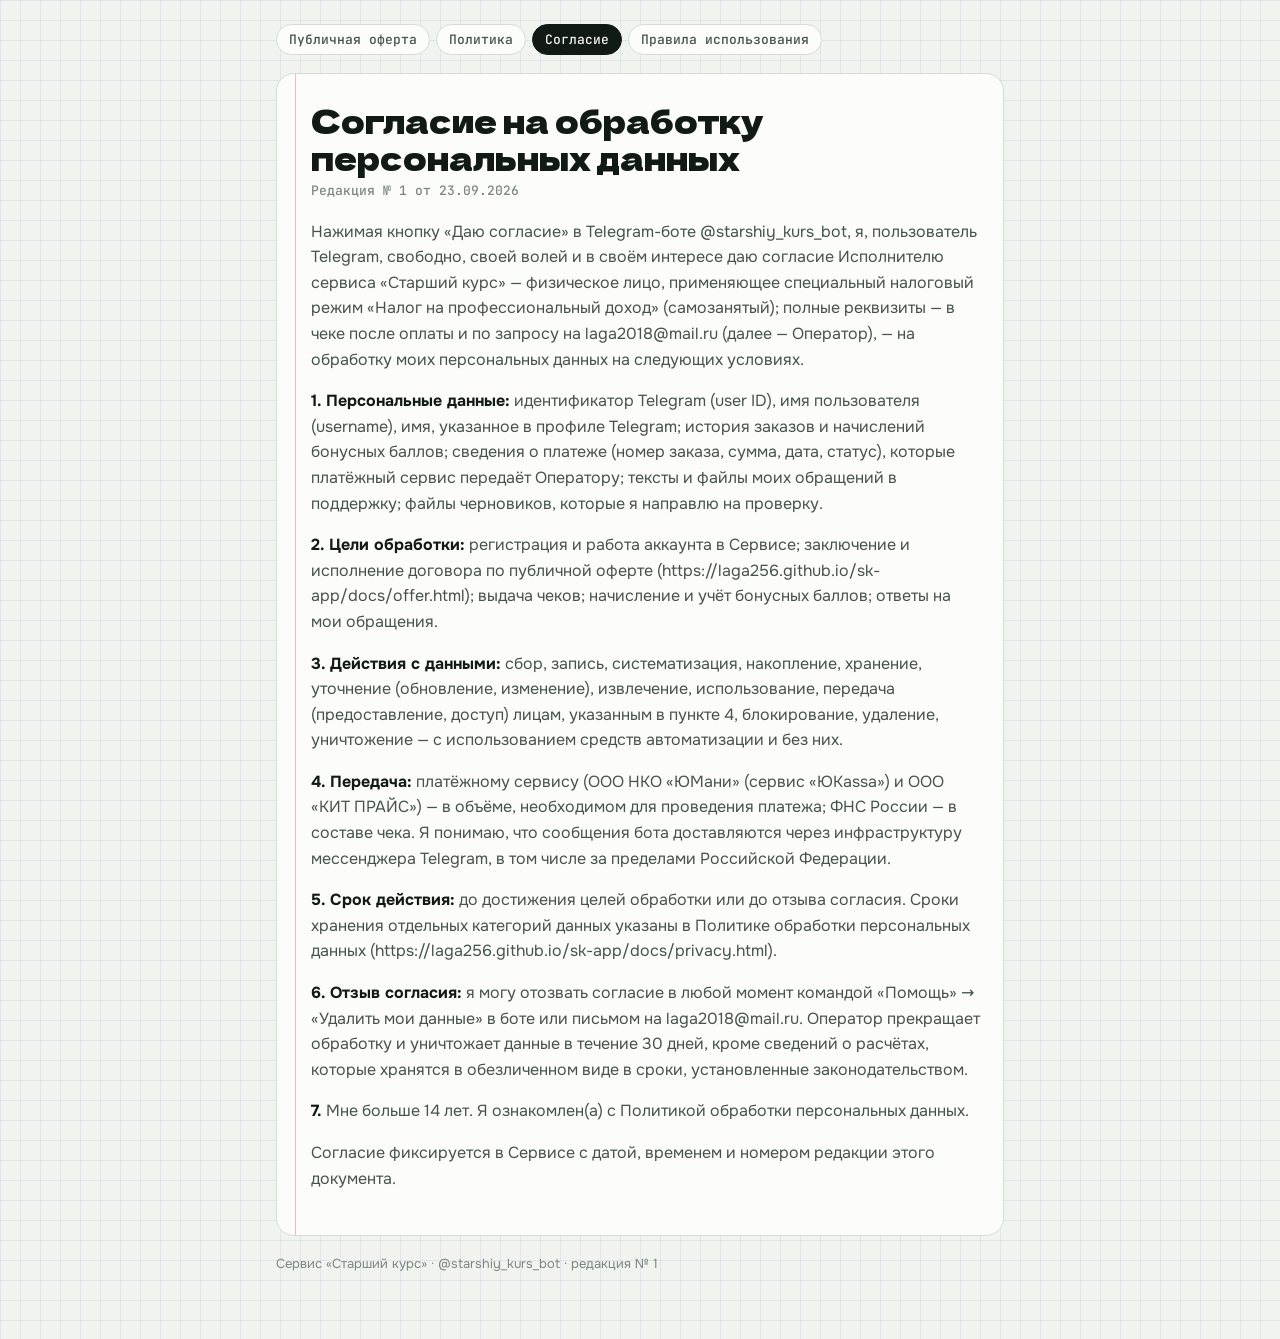
<file: docs/consent.html>
<!doctype html>
<html lang="ru"><head><meta charset="utf-8">
<meta name="viewport" content="width=device-width,initial-scale=1">
<meta name="robots" content="noindex,nofollow">
<title>Согласие на обработку персональных данных — Старший курс</title>
<link rel="stylesheet" href="../fonts/fonts.css">
<style>
:root{--paper:#F1F3EE;--sheet:#FCFDFB;--line:#D5DCD4;--ink:#121A16;--ink2:#46534B;--ink3:#7B877F;--pen:#2340C4;--hl:#F3E36A;--rule:rgba(35,64,196,.08)}
@media (prefers-color-scheme:dark){:root{--paper:#0D1210;--sheet:#171F1B;--line:#25302A;--ink:#E7ECE8;--ink2:#A8B5AD;--ink3:#74827A;--pen:#8CA3FF;--hl:#6B5F12;--rule:rgba(130,155,255,.06)}}
*{box-sizing:border-box}
body{margin:0;background:var(--paper);color:var(--ink);font:16px/1.6 Onest,system-ui,-apple-system,"Segoe UI",Roboto,sans-serif;
  background-image:linear-gradient(var(--rule) 1px,transparent 1px),linear-gradient(90deg,var(--rule) 1px,transparent 1px);background-size:20px 20px}
.wrap{max-width:760px;margin:0 auto;padding:24px 16px 64px}
nav{display:flex;flex-wrap:wrap;gap:6px;margin-bottom:18px}
nav a{font:500 13px "JetBrains Mono",ui-monospace,monospace;text-decoration:none;color:var(--ink2);border:1px solid var(--line);background:var(--sheet);border-radius:999px;padding:6px 12px}
nav a[aria-current]{background:var(--ink);color:var(--paper);border-color:var(--ink)}
article{background:var(--sheet);border:1px solid var(--line);border-radius:18px;padding:28px 22px 28px 34px;position:relative;
  background-image:linear-gradient(90deg,transparent 18px,rgba(214,70,70,.35) 18px,rgba(214,70,70,.35) 19px,transparent 19px)}
h1{font:400 clamp(24px,5vw,32px)/1.15 "Dela Gothic One","Arial Black",sans-serif;margin:0 0 6px;text-wrap:balance}
h1+p{font:500 13px "JetBrains Mono",monospace;color:var(--ink3);margin:0 0 20px}
h2{font-size:18px;margin:28px 0 8px}
p,li{color:var(--ink2);max-width:68ch}
strong{color:var(--ink)}
a{color:var(--pen)}
ul{padding-left:20px}
.tbl{overflow-x:auto;margin:10px 0}
table{border-collapse:collapse;width:100%;font-size:14px}
th,td{text-align:left;vertical-align:top;padding:8px 10px;border-bottom:1px dashed var(--line)}
th{font:600 12px "JetBrains Mono",monospace;text-transform:uppercase;letter-spacing:.06em;color:var(--ink3)}
mark{background:var(--hl);color:inherit;padding:0 4px;border-radius:3px}
footer{margin-top:18px;font-size:13px;color:var(--ink3)}
</style></head><body><div class="wrap">
<nav><a href="offer.html">Публичная оферта</a><a href="privacy.html">Политика</a><a href="consent.html" aria-current="page">Согласие</a><a href="rules.html">Правила использования</a></nav>
<article>
<h1>Согласие на обработку персональных данных</h1>
<p>Редакция № 1 от 23.09.2026</p>
<p>Нажимая кнопку «Даю согласие» в Telegram-боте @starshiy_kurs_bot, я, пользователь Telegram, свободно, своей волей и в своём интересе даю согласие Исполнителю сервиса «Старший курс» — физическое лицо, применяющее специальный налоговый режим «Налог на профессиональный доход» (самозанятый); полные реквизиты — в чеке после оплаты и по запросу на laga2018@mail.ru (далее — Оператор), — на обработку моих персональных данных на следующих условиях.</p>
<p><strong>1. Персональные данные:</strong> идентификатор Telegram (user ID), имя пользователя (username), имя, указанное в профиле Telegram; история заказов и начислений бонусных баллов; сведения о платеже (номер заказа, сумма, дата, статус), которые платёжный сервис передаёт Оператору; тексты и файлы моих обращений в поддержку; файлы черновиков, которые я направлю на проверку.</p>
<p><strong>2. Цели обработки:</strong> регистрация и работа аккаунта в Сервисе; заключение и исполнение договора по публичной оферте (https://laga256.github.io/sk-app/docs/offer.html); выдача чеков; начисление и учёт бонусных баллов; ответы на мои обращения.</p>
<p><strong>3. Действия с данными:</strong> сбор, запись, систематизация, накопление, хранение, уточнение (обновление, изменение), извлечение, использование, передача (предоставление, доступ) лицам, указанным в пункте 4, блокирование, удаление, уничтожение — с использованием средств автоматизации и без них.</p>
<p><strong>4. Передача:</strong> платёжному сервису (ООО НКО «ЮМани» (сервис «ЮKassa») и ООО «КИТ ПРАЙС») — в объёме, необходимом для проведения платежа; ФНС России — в составе чека. Я понимаю, что сообщения бота доставляются через инфраструктуру мессенджера Telegram, в том числе за пределами Российской Федерации.</p>
<p><strong>5. Срок действия:</strong> до достижения целей обработки или до отзыва согласия. Сроки хранения отдельных категорий данных указаны в Политике обработки персональных данных (https://laga256.github.io/sk-app/docs/privacy.html).</p>
<p><strong>6. Отзыв согласия:</strong> я могу отозвать согласие в любой момент командой «Помощь» → «Удалить мои данные» в боте или письмом на laga2018@mail.ru. Оператор прекращает обработку и уничтожает данные в течение 30 дней, кроме сведений о расчётах, которые хранятся в обезличенном виде в сроки, установленные законодательством.</p>
<p><strong>7.</strong> Мне больше 14 лет. Я ознакомлен(а) с Политикой обработки персональных данных.</p>
<p>Согласие фиксируется в Сервисе с датой, временем и номером редакции этого документа.</p>
</article>
<footer>Сервис «Старший курс» · @starshiy_kurs_bot · редакция № 1</footer>
</div></body></html>
</file>
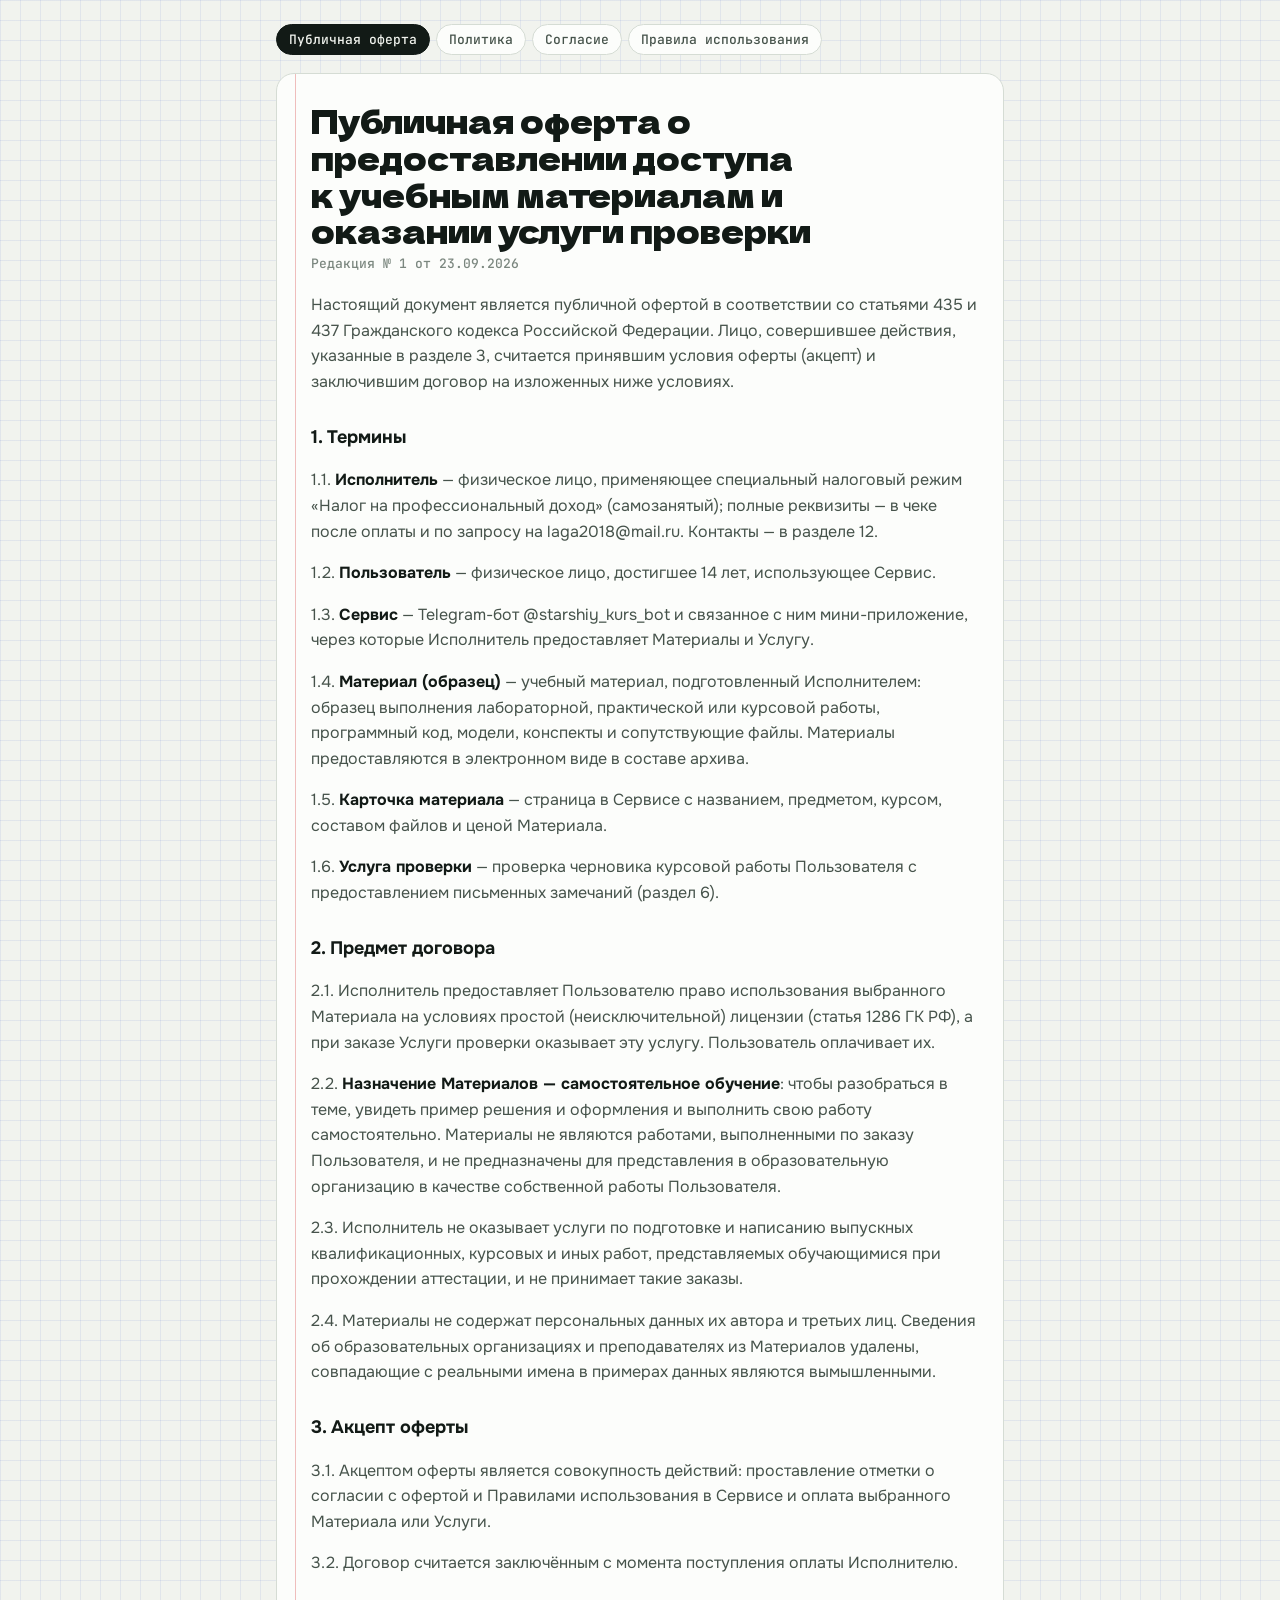
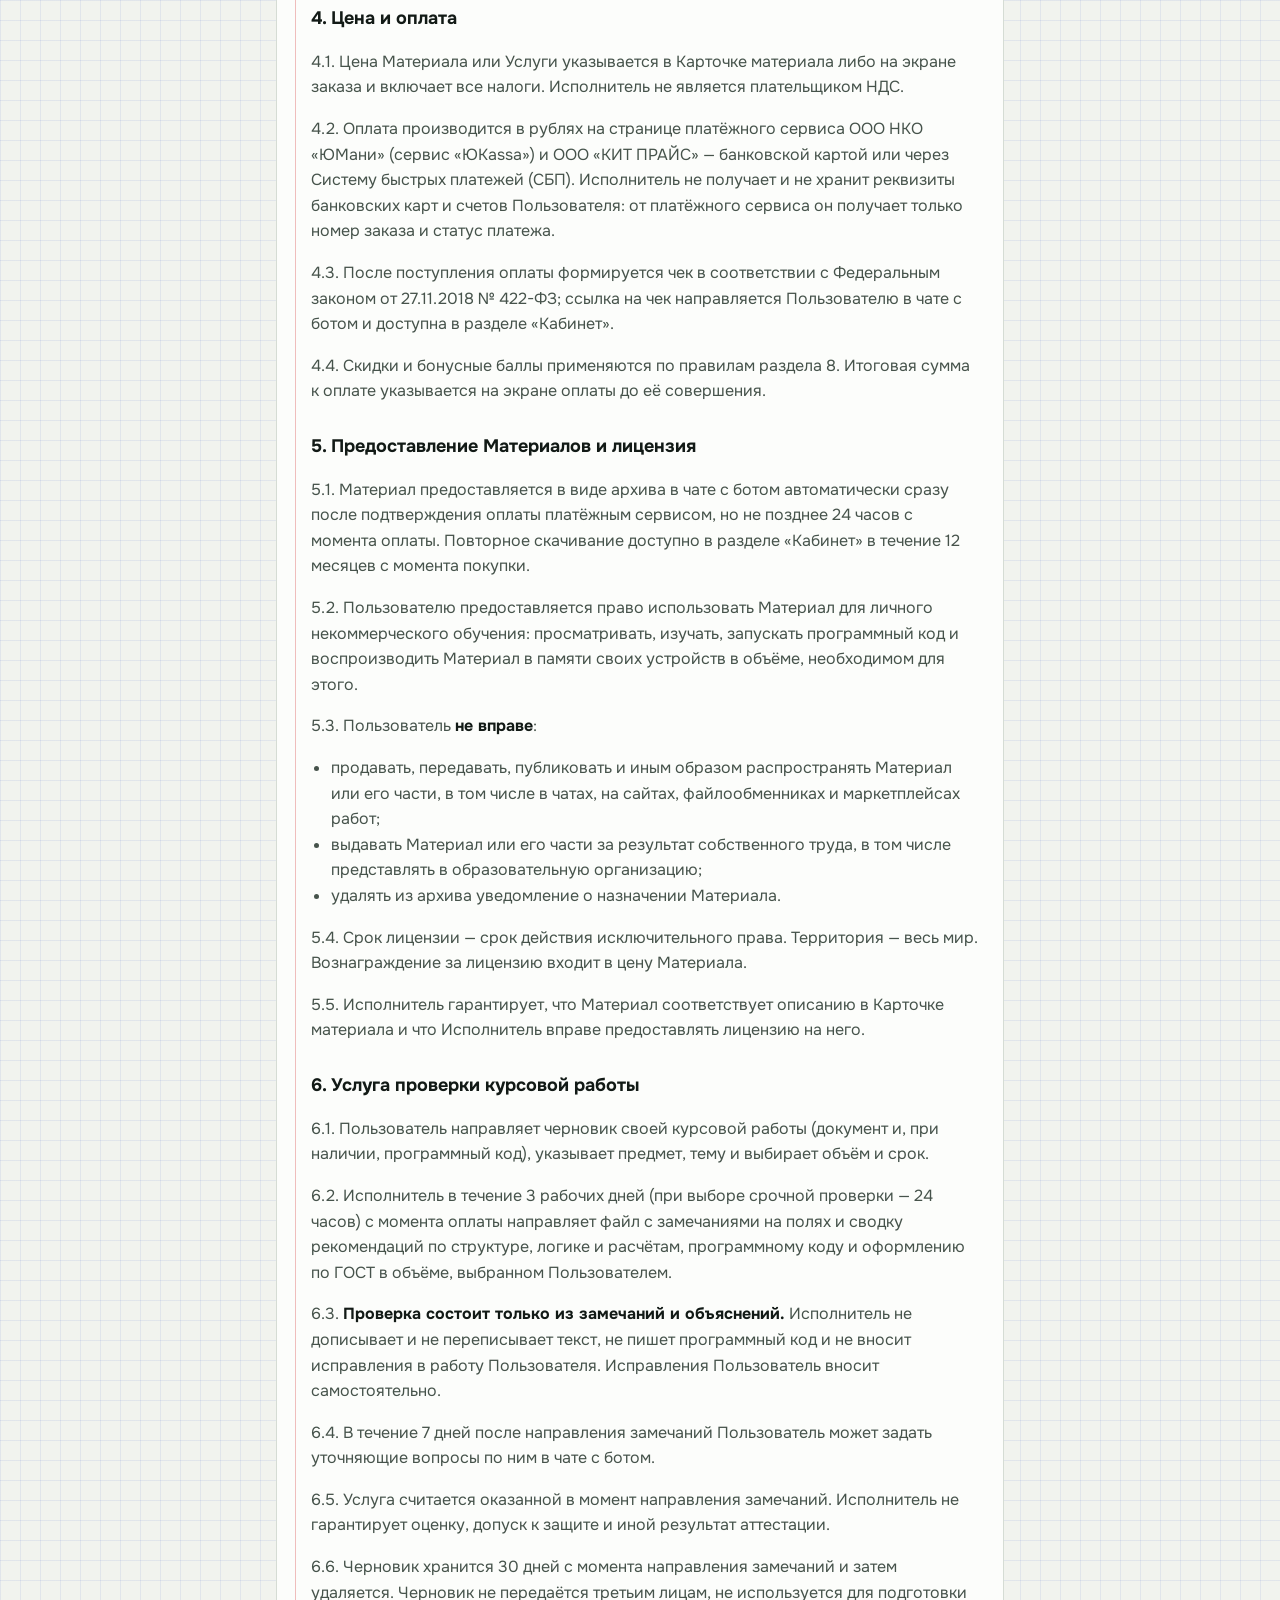
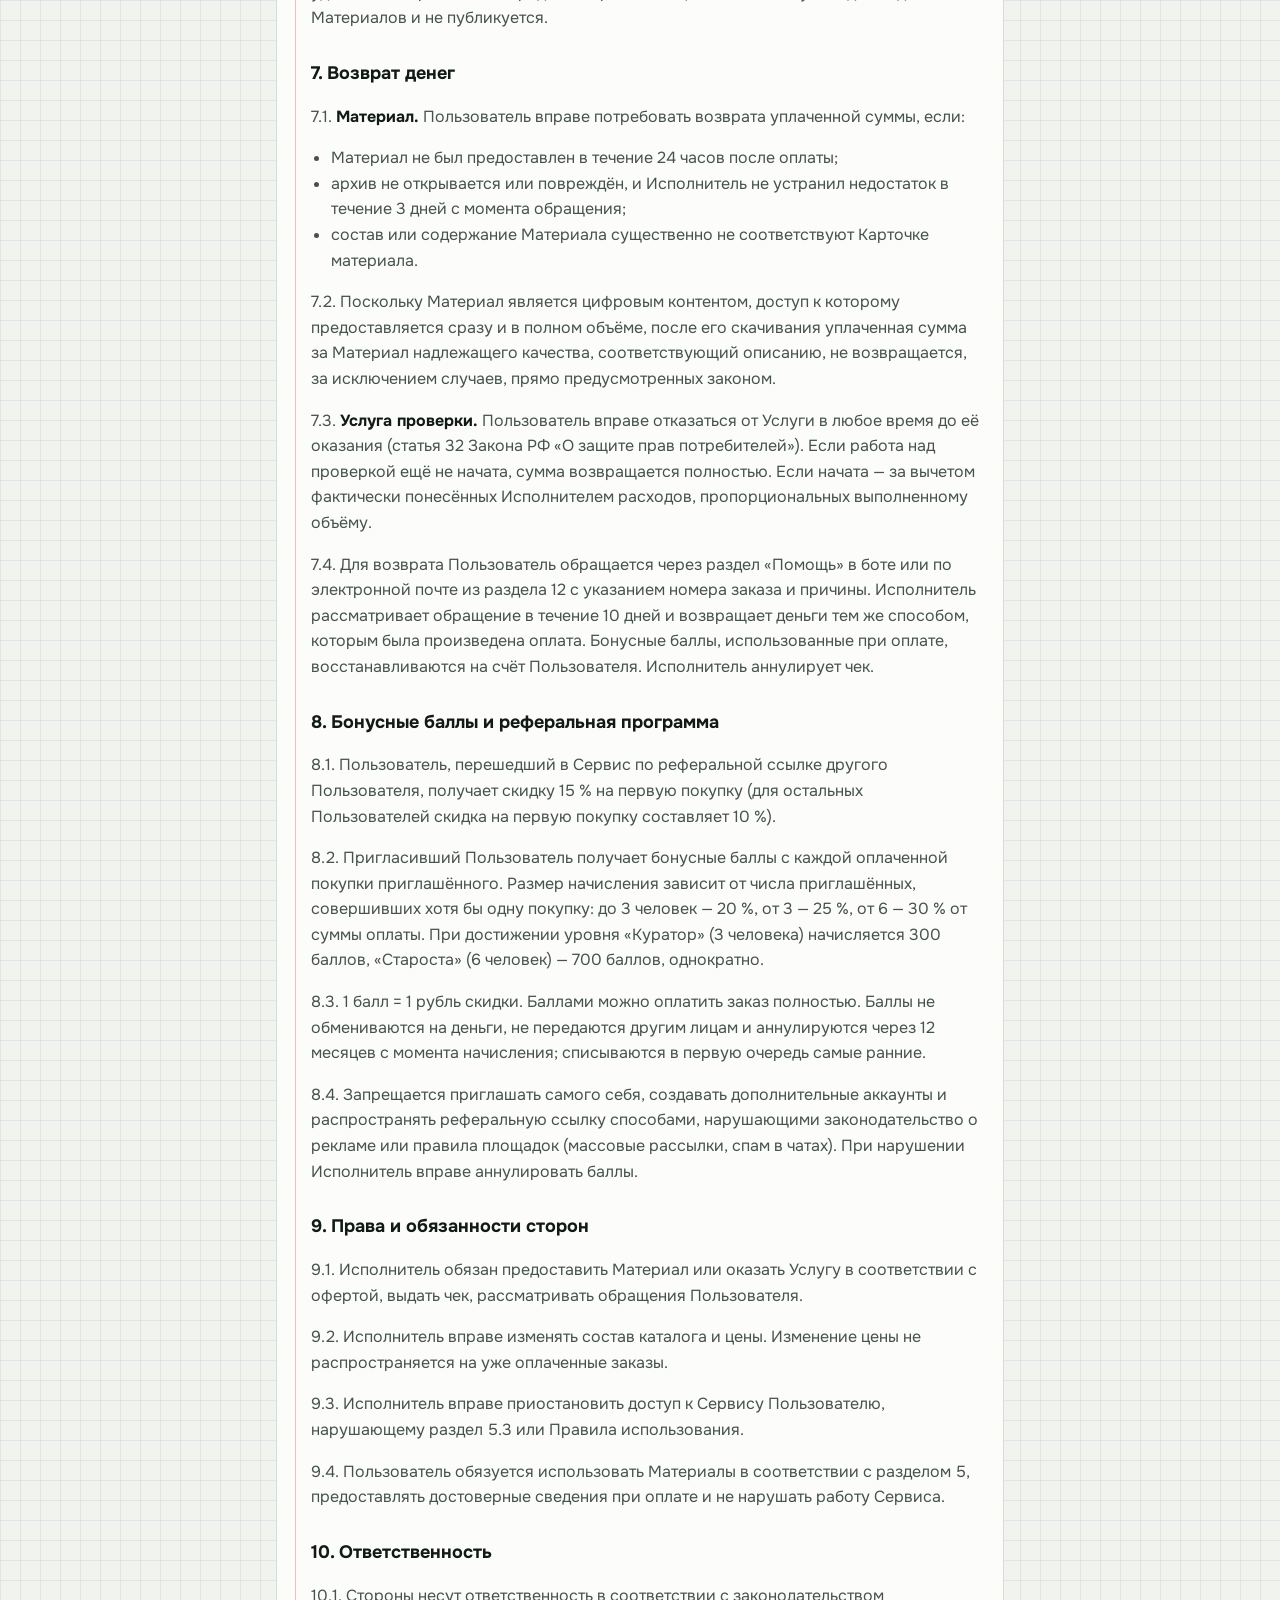
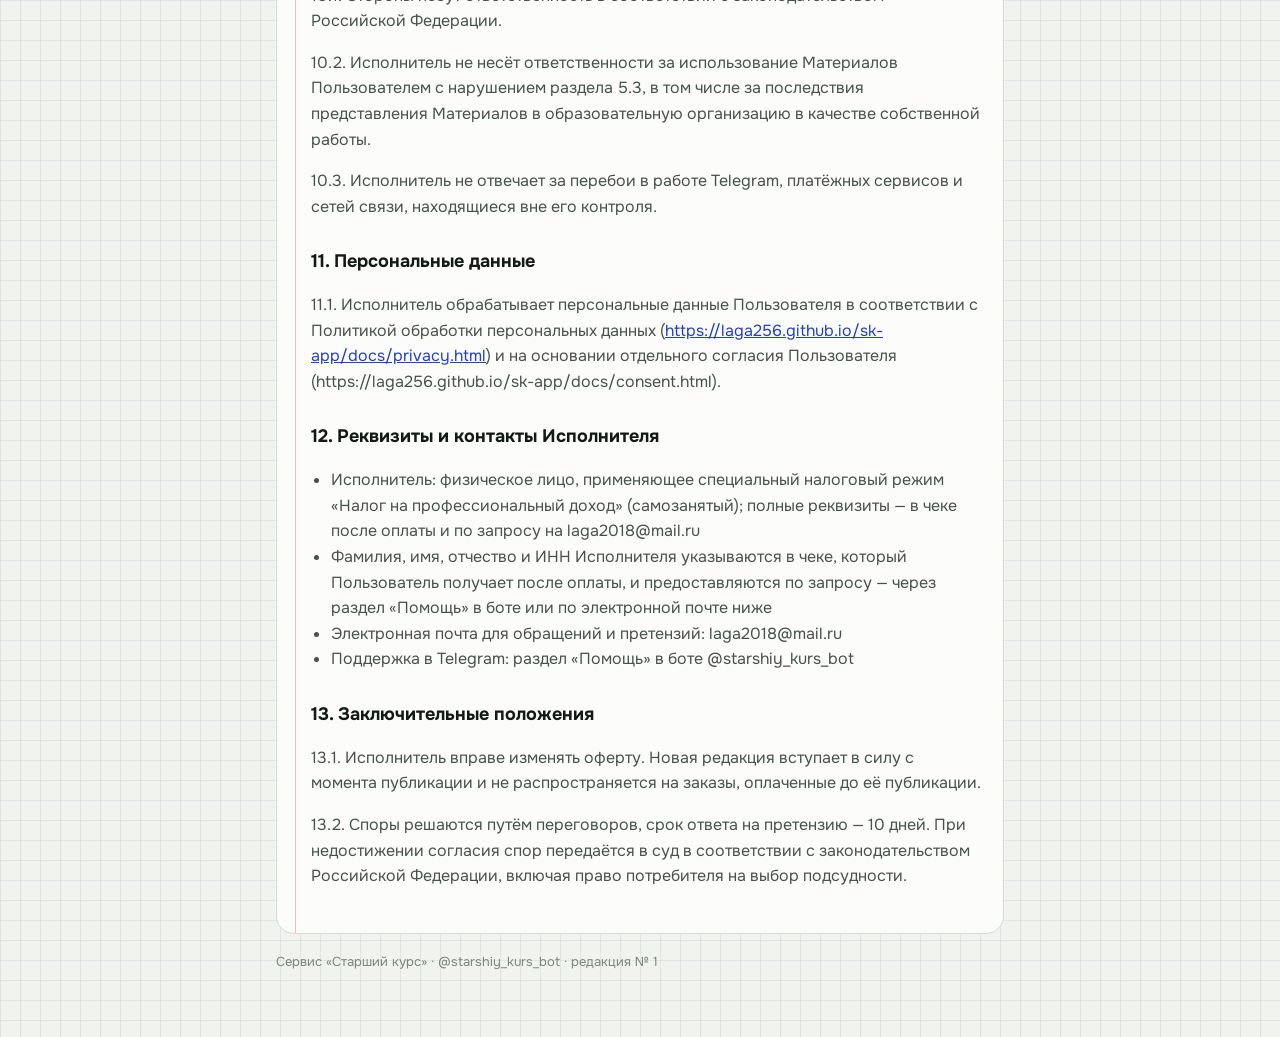
<file: docs/offer.html>
<!doctype html>
<html lang="ru"><head><meta charset="utf-8">
<meta name="viewport" content="width=device-width,initial-scale=1">
<meta name="robots" content="noindex,nofollow">
<title>Публичная оферта — Старший курс</title>
<link rel="stylesheet" href="../fonts/fonts.css">
<style>
:root{--paper:#F1F3EE;--sheet:#FCFDFB;--line:#D5DCD4;--ink:#121A16;--ink2:#46534B;--ink3:#7B877F;--pen:#2340C4;--hl:#F3E36A;--rule:rgba(35,64,196,.08)}
@media (prefers-color-scheme:dark){:root{--paper:#0D1210;--sheet:#171F1B;--line:#25302A;--ink:#E7ECE8;--ink2:#A8B5AD;--ink3:#74827A;--pen:#8CA3FF;--hl:#6B5F12;--rule:rgba(130,155,255,.06)}}
*{box-sizing:border-box}
body{margin:0;background:var(--paper);color:var(--ink);font:16px/1.6 Onest,system-ui,-apple-system,"Segoe UI",Roboto,sans-serif;
  background-image:linear-gradient(var(--rule) 1px,transparent 1px),linear-gradient(90deg,var(--rule) 1px,transparent 1px);background-size:20px 20px}
.wrap{max-width:760px;margin:0 auto;padding:24px 16px 64px}
nav{display:flex;flex-wrap:wrap;gap:6px;margin-bottom:18px}
nav a{font:500 13px "JetBrains Mono",ui-monospace,monospace;text-decoration:none;color:var(--ink2);border:1px solid var(--line);background:var(--sheet);border-radius:999px;padding:6px 12px}
nav a[aria-current]{background:var(--ink);color:var(--paper);border-color:var(--ink)}
article{background:var(--sheet);border:1px solid var(--line);border-radius:18px;padding:28px 22px 28px 34px;position:relative;
  background-image:linear-gradient(90deg,transparent 18px,rgba(214,70,70,.35) 18px,rgba(214,70,70,.35) 19px,transparent 19px)}
h1{font:400 clamp(24px,5vw,32px)/1.15 "Dela Gothic One","Arial Black",sans-serif;margin:0 0 6px;text-wrap:balance}
h1+p{font:500 13px "JetBrains Mono",monospace;color:var(--ink3);margin:0 0 20px}
h2{font-size:18px;margin:28px 0 8px}
p,li{color:var(--ink2);max-width:68ch}
strong{color:var(--ink)}
a{color:var(--pen)}
ul{padding-left:20px}
.tbl{overflow-x:auto;margin:10px 0}
table{border-collapse:collapse;width:100%;font-size:14px}
th,td{text-align:left;vertical-align:top;padding:8px 10px;border-bottom:1px dashed var(--line)}
th{font:600 12px "JetBrains Mono",monospace;text-transform:uppercase;letter-spacing:.06em;color:var(--ink3)}
mark{background:var(--hl);color:inherit;padding:0 4px;border-radius:3px}
footer{margin-top:18px;font-size:13px;color:var(--ink3)}
</style></head><body><div class="wrap">
<nav><a href="offer.html" aria-current="page">Публичная оферта</a><a href="privacy.html">Политика</a><a href="consent.html">Согласие</a><a href="rules.html">Правила использования</a></nav>
<article>
<h1>Публичная оферта о предоставлении доступа к учебным материалам и оказании услуги проверки</h1>
<p>Редакция № 1 от 23.09.2026</p>
<p>Настоящий документ является публичной офертой в соответствии со статьями 435 и 437 Гражданского кодекса Российской Федерации. Лицо, совершившее действия, указанные в разделе 3, считается принявшим условия оферты (акцепт) и заключившим договор на изложенных ниже условиях.</p>
<h2>1. Термины</h2>
<p>1.1. <strong>Исполнитель</strong> — физическое лицо, применяющее специальный налоговый режим «Налог на профессиональный доход» (самозанятый); полные реквизиты — в чеке после оплаты и по запросу на laga2018@mail.ru. Контакты — в разделе 12.</p>
<p>1.2. <strong>Пользователь</strong> — физическое лицо, достигшее 14 лет, использующее Сервис.</p>
<p>1.3. <strong>Сервис</strong> — Telegram-бот @starshiy_kurs_bot и связанное с ним мини-приложение, через которые Исполнитель предоставляет Материалы и Услугу.</p>
<p>1.4. <strong>Материал (образец)</strong> — учебный материал, подготовленный Исполнителем: образец выполнения лабораторной, практической или курсовой работы, программный код, модели, конспекты и сопутствующие файлы. Материалы предоставляются в электронном виде в составе архива.</p>
<p>1.5. <strong>Карточка материала</strong> — страница в Сервисе с названием, предметом, курсом, составом файлов и ценой Материала.</p>
<p>1.6. <strong>Услуга проверки</strong> — проверка черновика курсовой работы Пользователя с предоставлением письменных замечаний (раздел 6).</p>
<h2>2. Предмет договора</h2>
<p>2.1. Исполнитель предоставляет Пользователю право использования выбранного Материала на условиях простой (неисключительной) лицензии (статья 1286 ГК РФ), а при заказе Услуги проверки оказывает эту услугу. Пользователь оплачивает их.</p>
<p>2.2. <strong>Назначение Материалов — самостоятельное обучение</strong>: чтобы разобраться в теме, увидеть пример решения и оформления и выполнить свою работу самостоятельно. Материалы не являются работами, выполненными по заказу Пользователя, и не предназначены для представления в образовательную организацию в качестве собственной работы Пользователя.</p>
<p>2.3. Исполнитель не оказывает услуги по подготовке и написанию выпускных квалификационных, курсовых и иных работ, представляемых обучающимися при прохождении аттестации, и не принимает такие заказы.</p>
<p>2.4. Материалы не содержат персональных данных их автора и третьих лиц. Сведения об образовательных организациях и преподавателях из Материалов удалены, совпадающие с реальными имена в примерах данных являются вымышленными.</p>
<h2>3. Акцепт оферты</h2>
<p>3.1. Акцептом оферты является совокупность действий: проставление отметки о согласии с офертой и Правилами использования в Сервисе и оплата выбранного Материала или Услуги.</p>
<p>3.2. Договор считается заключённым с момента поступления оплаты Исполнителю.</p>
<h2>4. Цена и оплата</h2>
<p>4.1. Цена Материала или Услуги указывается в Карточке материала либо на экране заказа и включает все налоги. Исполнитель не является плательщиком НДС.</p>
<p>4.2. Оплата производится в рублях на странице платёжного сервиса ООО НКО «ЮМани» (сервис «ЮKassa») и ООО «КИТ ПРАЙС» — банковской картой или через Систему быстрых платежей (СБП). Исполнитель не получает и не хранит реквизиты банковских карт и счетов Пользователя: от платёжного сервиса он получает только номер заказа и статус платежа.</p>
<p>4.3. После поступления оплаты формируется чек в соответствии с Федеральным законом от 27.11.2018 № 422-ФЗ; ссылка на чек направляется Пользователю в чате с ботом и доступна в разделе «Кабинет».</p>
<p>4.4. Скидки и бонусные баллы применяются по правилам раздела 8. Итоговая сумма к оплате указывается на экране оплаты до её совершения.</p>
<h2>5. Предоставление Материалов и лицензия</h2>
<p>5.1. Материал предоставляется в виде архива в чате с ботом автоматически сразу после подтверждения оплаты платёжным сервисом, но не позднее 24 часов с момента оплаты. Повторное скачивание доступно в разделе «Кабинет» в течение 12 месяцев с момента покупки.</p>
<p>5.2. Пользователю предоставляется право использовать Материал для личного некоммерческого обучения: просматривать, изучать, запускать программный код и воспроизводить Материал в памяти своих устройств в объёме, необходимом для этого.</p>
<p>5.3. Пользователь <strong>не вправе</strong>:</p>
<ul><li>продавать, передавать, публиковать и иным образом распространять Материал или его части, в том числе в чатах, на сайтах, файлообменниках и маркетплейсах работ;</li><li>выдавать Материал или его части за результат собственного труда, в том числе представлять в образовательную организацию;</li><li>удалять из архива уведомление о назначении Материала.</li></ul>
<p>5.4. Срок лицензии — срок действия исключительного права. Территория — весь мир. Вознаграждение за лицензию входит в цену Материала.</p>
<p>5.5. Исполнитель гарантирует, что Материал соответствует описанию в Карточке материала и что Исполнитель вправе предоставлять лицензию на него.</p>
<h2>6. Услуга проверки курсовой работы</h2>
<p>6.1. Пользователь направляет черновик своей курсовой работы (документ и, при наличии, программный код), указывает предмет, тему и выбирает объём и срок.</p>
<p>6.2. Исполнитель в течение 3 рабочих дней (при выборе срочной проверки — 24 часов) с момента оплаты направляет файл с замечаниями на полях и сводку рекомендаций по структуре, логике и расчётам, программному коду и оформлению по ГОСТ в объёме, выбранном Пользователем.</p>
<p>6.3. <strong>Проверка состоит только из замечаний и объяснений.</strong> Исполнитель не дописывает и не переписывает текст, не пишет программный код и не вносит исправления в работу Пользователя. Исправления Пользователь вносит самостоятельно.</p>
<p>6.4. В течение 7 дней после направления замечаний Пользователь может задать уточняющие вопросы по ним в чате с ботом.</p>
<p>6.5. Услуга считается оказанной в момент направления замечаний. Исполнитель не гарантирует оценку, допуск к защите и иной результат аттестации.</p>
<p>6.6. Черновик хранится 30 дней с момента направления замечаний и затем удаляется. Черновик не передаётся третьим лицам, не используется для подготовки Материалов и не публикуется.</p>
<h2>7. Возврат денег</h2>
<p>7.1. <strong>Материал.</strong> Пользователь вправе потребовать возврата уплаченной суммы, если:</p>
<ul><li>Материал не был предоставлен в течение 24 часов после оплаты;</li><li>архив не открывается или повреждён, и Исполнитель не устранил недостаток в течение 3 дней с момента обращения;</li><li>состав или содержание Материала существенно не соответствуют Карточке материала.</li></ul>
<p>7.2. Поскольку Материал является цифровым контентом, доступ к которому предоставляется сразу и в полном объёме, после его скачивания уплаченная сумма за Материал надлежащего качества, соответствующий описанию, не возвращается, за исключением случаев, прямо предусмотренных законом.</p>
<p>7.3. <strong>Услуга проверки.</strong> Пользователь вправе отказаться от Услуги в любое время до её оказания (статья 32 Закона РФ «О защите прав потребителей»). Если работа над проверкой ещё не начата, сумма возвращается полностью. Если начата — за вычетом фактически понесённых Исполнителем расходов, пропорциональных выполненному объёму.</p>
<p>7.4. Для возврата Пользователь обращается через раздел «Помощь» в боте или по электронной почте из раздела 12 с указанием номера заказа и причины. Исполнитель рассматривает обращение в течение 10 дней и возвращает деньги тем же способом, которым была произведена оплата. Бонусные баллы, использованные при оплате, восстанавливаются на счёт Пользователя. Исполнитель аннулирует чек.</p>
<h2>8. Бонусные баллы и реферальная программа</h2>
<p>8.1. Пользователь, перешедший в Сервис по реферальной ссылке другого Пользователя, получает скидку 15 % на первую покупку (для остальных Пользователей скидка на первую покупку составляет 10 %).</p>
<p>8.2. Пригласивший Пользователь получает бонусные баллы с каждой оплаченной покупки приглашённого. Размер начисления зависит от числа приглашённых, совершивших хотя бы одну покупку: до 3 человек — 20 %, от 3 — 25 %, от 6 — 30 % от суммы оплаты. При достижении уровня «Куратор» (3 человека) начисляется 300 баллов, «Староста» (6 человек) — 700 баллов, однократно.</p>
<p>8.3. 1 балл = 1 рубль скидки. Баллами можно оплатить заказ полностью. Баллы не обмениваются на деньги, не передаются другим лицам и аннулируются через 12 месяцев с момента начисления; списываются в первую очередь самые ранние.</p>
<p>8.4. Запрещается приглашать самого себя, создавать дополнительные аккаунты и распространять реферальную ссылку способами, нарушающими законодательство о рекламе или правила площадок (массовые рассылки, спам в чатах). При нарушении Исполнитель вправе аннулировать баллы.</p>
<h2>9. Права и обязанности сторон</h2>
<p>9.1. Исполнитель обязан предоставить Материал или оказать Услугу в соответствии с офертой, выдать чек, рассматривать обращения Пользователя.</p>
<p>9.2. Исполнитель вправе изменять состав каталога и цены. Изменение цены не распространяется на уже оплаченные заказы.</p>
<p>9.3. Исполнитель вправе приостановить доступ к Сервису Пользователю, нарушающему раздел 5.3 или Правила использования.</p>
<p>9.4. Пользователь обязуется использовать Материалы в соответствии с разделом 5, предоставлять достоверные сведения при оплате и не нарушать работу Сервиса.</p>
<h2>10. Ответственность</h2>
<p>10.1. Стороны несут ответственность в соответствии с законодательством Российской Федерации.</p>
<p>10.2. Исполнитель не несёт ответственности за использование Материалов Пользователем с нарушением раздела 5.3, в том числе за последствия представления Материалов в образовательную организацию в качестве собственной работы.</p>
<p>10.3. Исполнитель не отвечает за перебои в работе Telegram, платёжных сервисов и сетей связи, находящиеся вне его контроля.</p>
<h2>11. Персональные данные</h2>
<p>11.1. Исполнитель обрабатывает персональные данные Пользователя в соответствии с Политикой обработки персональных данных (<a href="https://laga256.github.io/sk-app/docs/privacy.html">https://laga256.github.io/sk-app/docs/privacy.html</a>) и на основании отдельного согласия Пользователя (https://laga256.github.io/sk-app/docs/consent.html).</p>
<h2>12. Реквизиты и контакты Исполнителя</h2>
<ul><li>Исполнитель: физическое лицо, применяющее специальный налоговый режим «Налог на профессиональный доход» (самозанятый); полные реквизиты — в чеке после оплаты и по запросу на laga2018@mail.ru</li><li>Фамилия, имя, отчество и ИНН Исполнителя указываются в чеке, который Пользователь получает после оплаты, и предоставляются по запросу — через раздел «Помощь» в боте или по электронной почте ниже</li><li>Электронная почта для обращений и претензий: laga2018@mail.ru</li><li>Поддержка в Telegram: раздел «Помощь» в боте @starshiy_kurs_bot</li></ul>
<h2>13. Заключительные положения</h2>
<p>13.1. Исполнитель вправе изменять оферту. Новая редакция вступает в силу с момента публикации и не распространяется на заказы, оплаченные до её публикации.</p>
<p>13.2. Споры решаются путём переговоров, срок ответа на претензию — 10 дней. При недостижении согласия спор передаётся в суд в соответствии с законодательством Российской Федерации, включая право потребителя на выбор подсудности.</p>
</article>
<footer>Сервис «Старший курс» · @starshiy_kurs_bot · редакция № 1</footer>
</div></body></html>
</file>
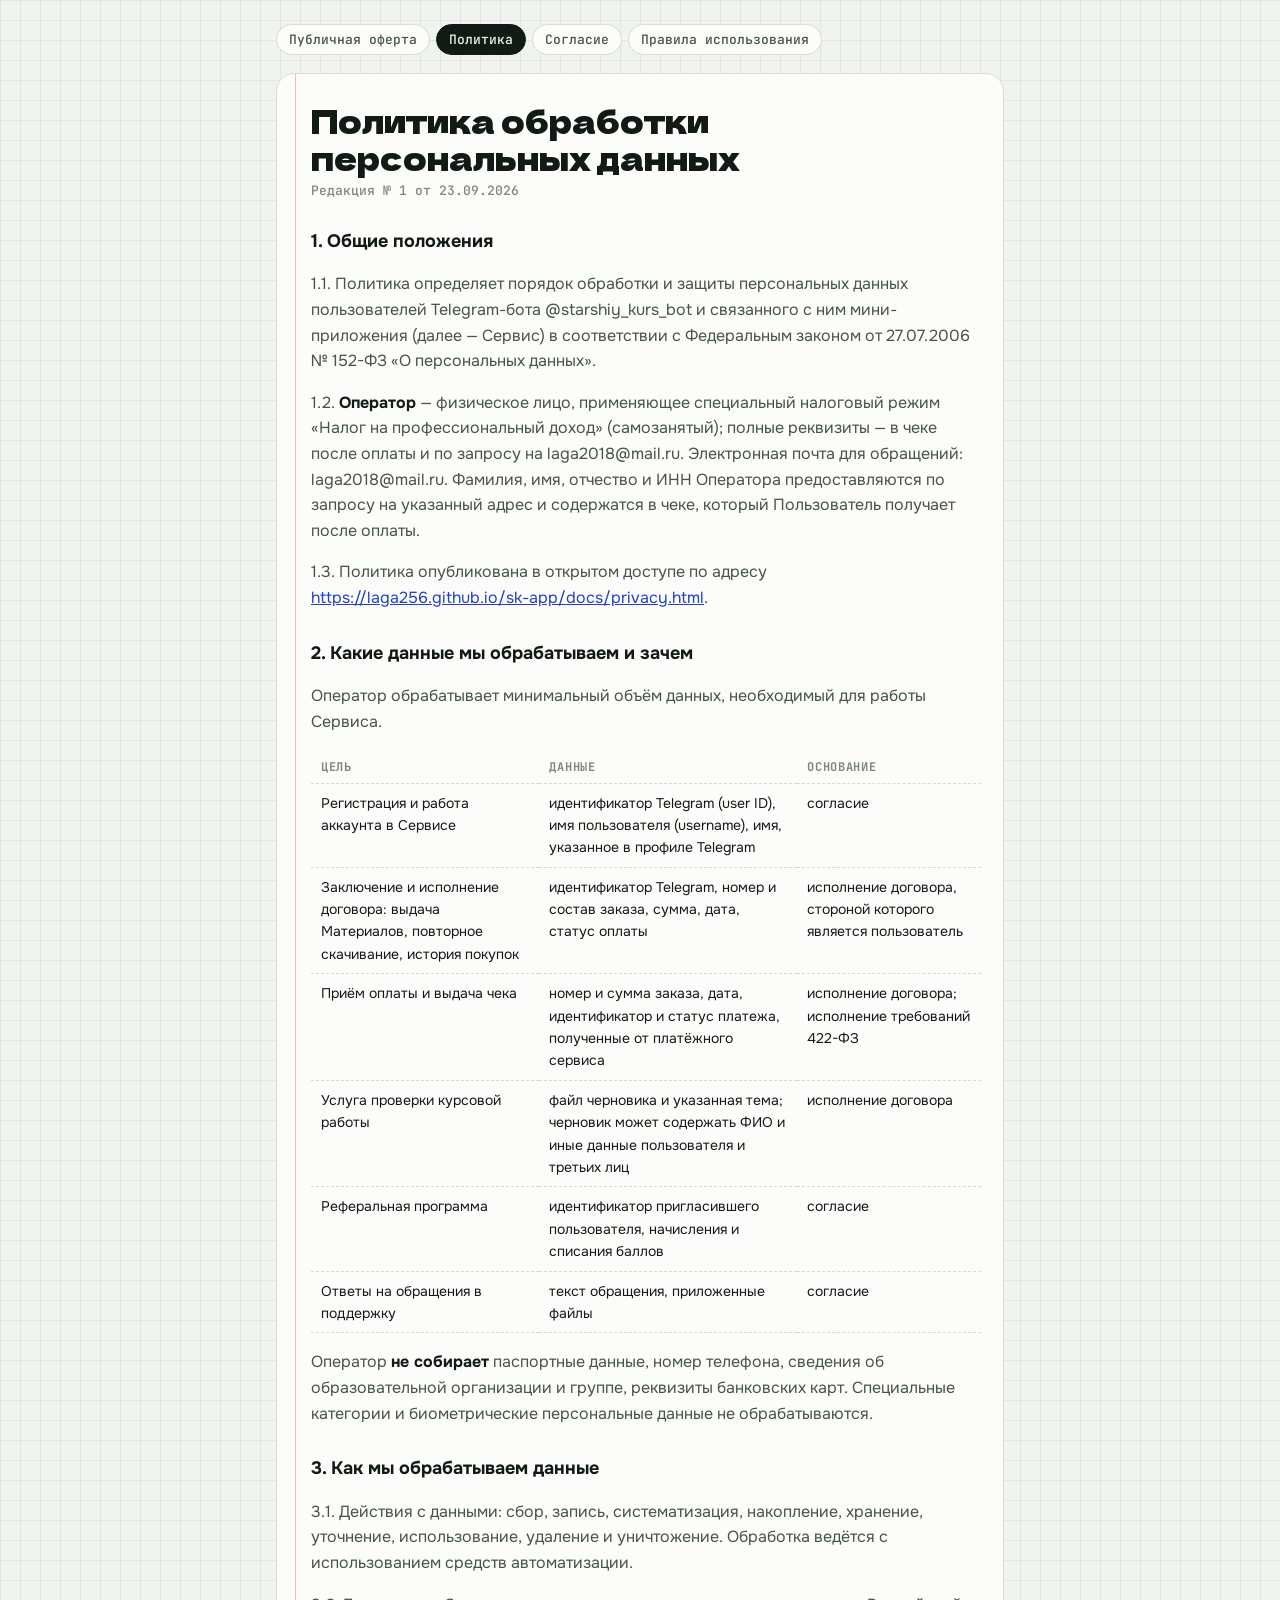
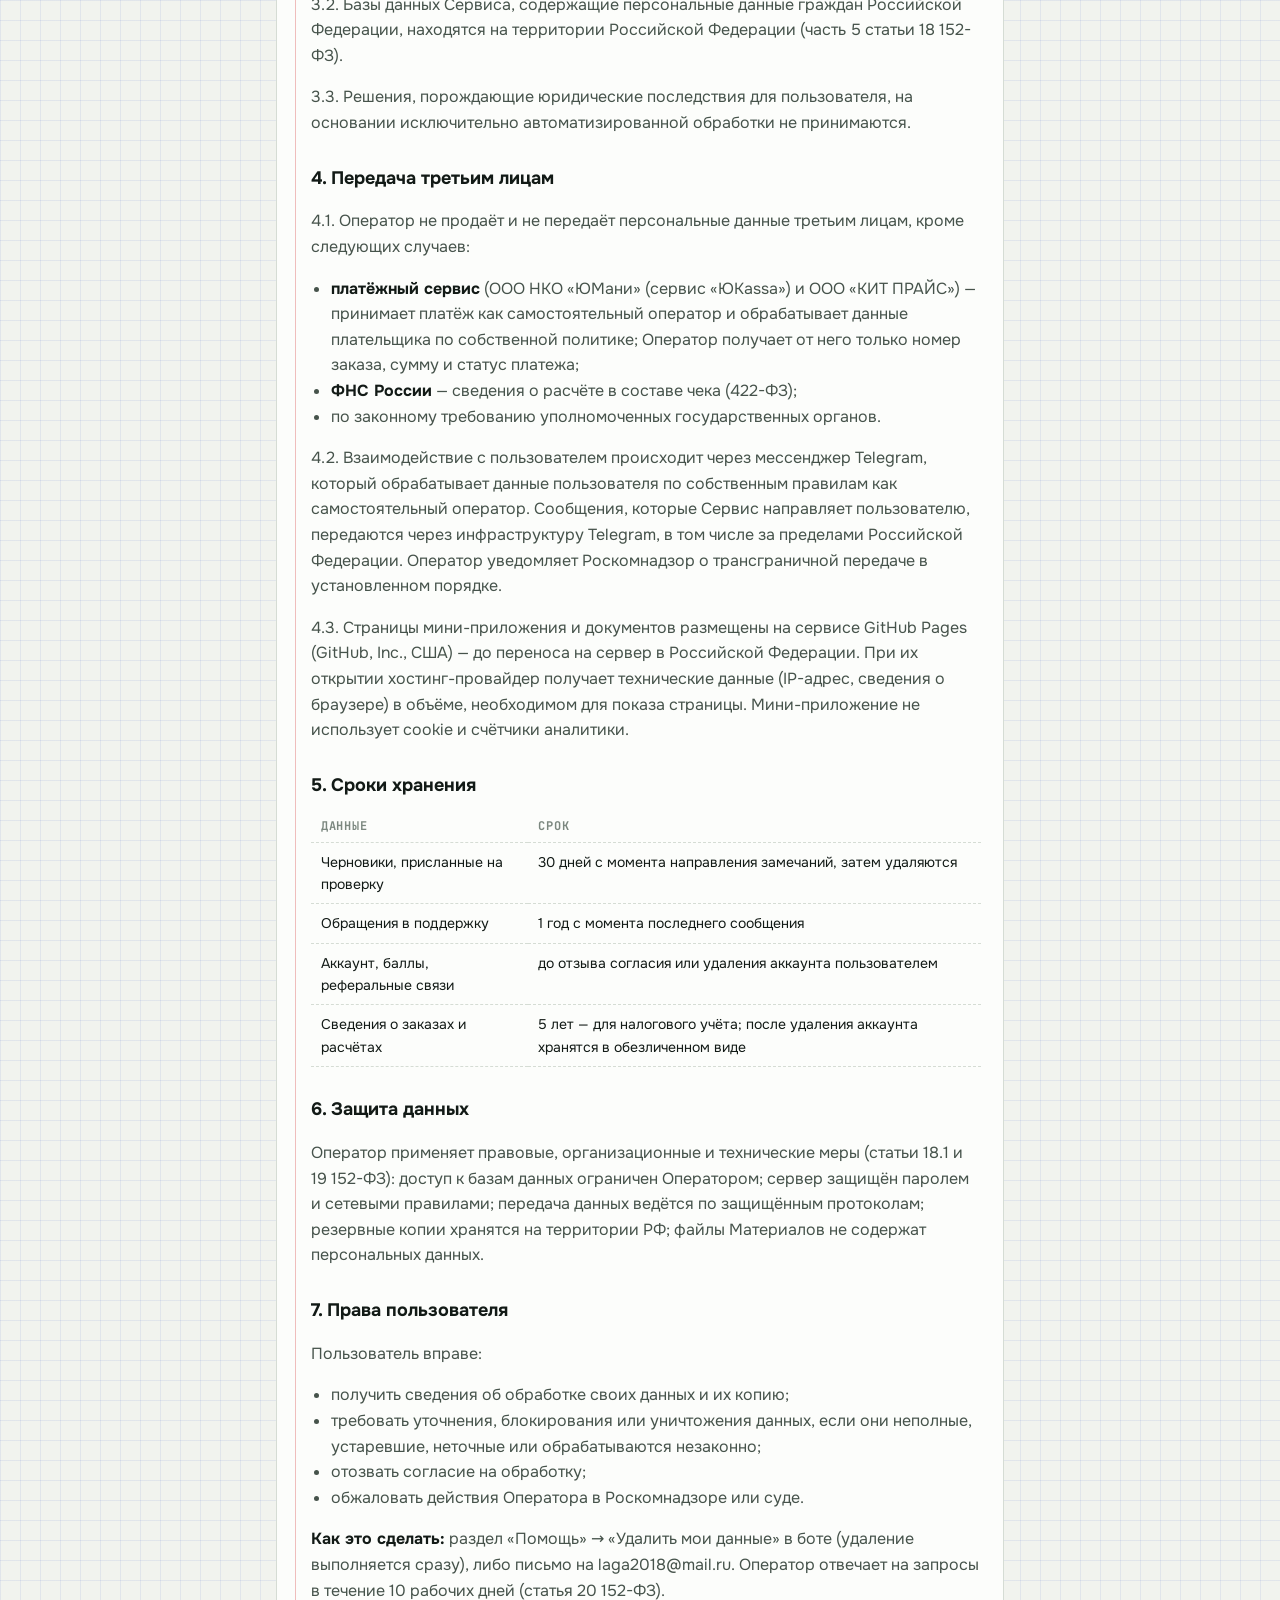
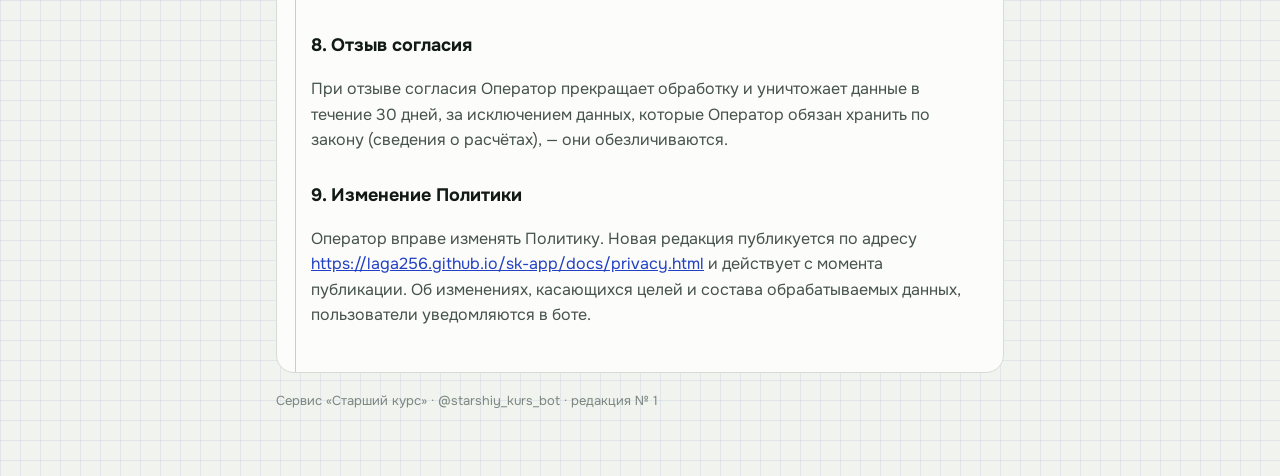
<file: docs/privacy.html>
<!doctype html>
<html lang="ru"><head><meta charset="utf-8">
<meta name="viewport" content="width=device-width,initial-scale=1">
<meta name="robots" content="noindex,nofollow">
<title>Политика обработки персональных данных — Старший курс</title>
<link rel="stylesheet" href="../fonts/fonts.css">
<style>
:root{--paper:#F1F3EE;--sheet:#FCFDFB;--line:#D5DCD4;--ink:#121A16;--ink2:#46534B;--ink3:#7B877F;--pen:#2340C4;--hl:#F3E36A;--rule:rgba(35,64,196,.08)}
@media (prefers-color-scheme:dark){:root{--paper:#0D1210;--sheet:#171F1B;--line:#25302A;--ink:#E7ECE8;--ink2:#A8B5AD;--ink3:#74827A;--pen:#8CA3FF;--hl:#6B5F12;--rule:rgba(130,155,255,.06)}}
*{box-sizing:border-box}
body{margin:0;background:var(--paper);color:var(--ink);font:16px/1.6 Onest,system-ui,-apple-system,"Segoe UI",Roboto,sans-serif;
  background-image:linear-gradient(var(--rule) 1px,transparent 1px),linear-gradient(90deg,var(--rule) 1px,transparent 1px);background-size:20px 20px}
.wrap{max-width:760px;margin:0 auto;padding:24px 16px 64px}
nav{display:flex;flex-wrap:wrap;gap:6px;margin-bottom:18px}
nav a{font:500 13px "JetBrains Mono",ui-monospace,monospace;text-decoration:none;color:var(--ink2);border:1px solid var(--line);background:var(--sheet);border-radius:999px;padding:6px 12px}
nav a[aria-current]{background:var(--ink);color:var(--paper);border-color:var(--ink)}
article{background:var(--sheet);border:1px solid var(--line);border-radius:18px;padding:28px 22px 28px 34px;position:relative;
  background-image:linear-gradient(90deg,transparent 18px,rgba(214,70,70,.35) 18px,rgba(214,70,70,.35) 19px,transparent 19px)}
h1{font:400 clamp(24px,5vw,32px)/1.15 "Dela Gothic One","Arial Black",sans-serif;margin:0 0 6px;text-wrap:balance}
h1+p{font:500 13px "JetBrains Mono",monospace;color:var(--ink3);margin:0 0 20px}
h2{font-size:18px;margin:28px 0 8px}
p,li{color:var(--ink2);max-width:68ch}
strong{color:var(--ink)}
a{color:var(--pen)}
ul{padding-left:20px}
.tbl{overflow-x:auto;margin:10px 0}
table{border-collapse:collapse;width:100%;font-size:14px}
th,td{text-align:left;vertical-align:top;padding:8px 10px;border-bottom:1px dashed var(--line)}
th{font:600 12px "JetBrains Mono",monospace;text-transform:uppercase;letter-spacing:.06em;color:var(--ink3)}
mark{background:var(--hl);color:inherit;padding:0 4px;border-radius:3px}
footer{margin-top:18px;font-size:13px;color:var(--ink3)}
</style></head><body><div class="wrap">
<nav><a href="offer.html">Публичная оферта</a><a href="privacy.html" aria-current="page">Политика</a><a href="consent.html">Согласие</a><a href="rules.html">Правила использования</a></nav>
<article>
<h1>Политика обработки персональных данных</h1>
<p>Редакция № 1 от 23.09.2026</p>
<h2>1. Общие положения</h2>
<p>1.1. Политика определяет порядок обработки и защиты персональных данных пользователей Telegram-бота @starshiy_kurs_bot и связанного с ним мини-приложения (далее — Сервис) в соответствии с Федеральным законом от 27.07.2006 № 152-ФЗ «О персональных данных».</p>
<p>1.2. <strong>Оператор</strong> — физическое лицо, применяющее специальный налоговый режим «Налог на профессиональный доход» (самозанятый); полные реквизиты — в чеке после оплаты и по запросу на laga2018@mail.ru. Электронная почта для обращений: laga2018@mail.ru. Фамилия, имя, отчество и ИНН Оператора предоставляются по запросу на указанный адрес и содержатся в чеке, который Пользователь получает после оплаты.</p>
<p>1.3. Политика опубликована в открытом доступе по адресу <a href="https://laga256.github.io/sk-app/docs/privacy.html">https://laga256.github.io/sk-app/docs/privacy.html</a>.</p>
<h2>2. Какие данные мы обрабатываем и зачем</h2>
<p>Оператор обрабатывает минимальный объём данных, необходимый для работы Сервиса.</p>
<div class="tbl"><table><thead><tr><th>Цель</th><th>Данные</th><th>Основание</th></tr></thead><tbody><tr><td>Регистрация и работа аккаунта в Сервисе</td><td>идентификатор Telegram (user ID), имя пользователя (username), имя, указанное в профиле Telegram</td><td>согласие</td></tr><tr><td>Заключение и исполнение договора: выдача Материалов, повторное скачивание, история покупок</td><td>идентификатор Telegram, номер и состав заказа, сумма, дата, статус оплаты</td><td>исполнение договора, стороной которого является пользователь</td></tr><tr><td>Приём оплаты и выдача чека</td><td>номер и сумма заказа, дата, идентификатор и статус платежа, полученные от платёжного сервиса</td><td>исполнение договора; исполнение требований 422-ФЗ</td></tr><tr><td>Услуга проверки курсовой работы</td><td>файл черновика и указанная тема; черновик может содержать ФИО и иные данные пользователя и третьих лиц</td><td>исполнение договора</td></tr><tr><td>Реферальная программа</td><td>идентификатор пригласившего пользователя, начисления и списания баллов</td><td>согласие</td></tr><tr><td>Ответы на обращения в поддержку</td><td>текст обращения, приложенные файлы</td><td>согласие</td></tr></tbody></table></div>
<p>Оператор <strong>не собирает</strong> паспортные данные, номер телефона, сведения об образовательной организации и группе, реквизиты банковских карт. Специальные категории и биометрические персональные данные не обрабатываются.</p>
<h2>3. Как мы обрабатываем данные</h2>
<p>3.1. Действия с данными: сбор, запись, систематизация, накопление, хранение, уточнение, использование, удаление и уничтожение. Обработка ведётся с использованием средств автоматизации.</p>
<p>3.2. Базы данных Сервиса, содержащие персональные данные граждан Российской Федерации, находятся на территории Российской Федерации (часть 5 статьи 18 152-ФЗ).</p>
<p>3.3. Решения, порождающие юридические последствия для пользователя, на основании исключительно автоматизированной обработки не принимаются.</p>
<h2>4. Передача третьим лицам</h2>
<p>4.1. Оператор не продаёт и не передаёт персональные данные третьим лицам, кроме следующих случаев:</p>
<ul><li><strong>платёжный сервис</strong> (ООО НКО «ЮМани» (сервис «ЮKassa») и ООО «КИТ ПРАЙС») — принимает платёж как самостоятельный оператор и обрабатывает данные плательщика по собственной политике; Оператор получает от него только номер заказа, сумму и статус платежа;</li><li><strong>ФНС России</strong> — сведения о расчёте в составе чека (422-ФЗ);</li><li>по законному требованию уполномоченных государственных органов.</li></ul>
<p>4.2. Взаимодействие с пользователем происходит через мессенджер Telegram, который обрабатывает данные пользователя по собственным правилам как самостоятельный оператор. Сообщения, которые Сервис направляет пользователю, передаются через инфраструктуру Telegram, в том числе за пределами Российской Федерации. Оператор уведомляет Роскомнадзор о трансграничной передаче в установленном порядке.</p>
<p>4.3. Страницы мини-приложения и документов размещены на сервисе GitHub Pages (GitHub, Inc., США) — до переноса на сервер в Российской Федерации. При их открытии хостинг-провайдер получает технические данные (IP-адрес, сведения о браузере) в объёме, необходимом для показа страницы. Мини-приложение не использует cookie и счётчики аналитики.</p>
<h2>5. Сроки хранения</h2>
<div class="tbl"><table><thead><tr><th>Данные</th><th>Срок</th></tr></thead><tbody><tr><td>Черновики, присланные на проверку</td><td>30 дней с момента направления замечаний, затем удаляются</td></tr><tr><td>Обращения в поддержку</td><td>1 год с момента последнего сообщения</td></tr><tr><td>Аккаунт, баллы, реферальные связи</td><td>до отзыва согласия или удаления аккаунта пользователем</td></tr><tr><td>Сведения о заказах и расчётах</td><td>5 лет — для налогового учёта; после удаления аккаунта хранятся в обезличенном виде</td></tr></tbody></table></div>
<h2>6. Защита данных</h2>
<p>Оператор применяет правовые, организационные и технические меры (статьи 18.1 и 19 152-ФЗ): доступ к базам данных ограничен Оператором; сервер защищён паролем и сетевыми правилами; передача данных ведётся по защищённым протоколам; резервные копии хранятся на территории РФ; файлы Материалов не содержат персональных данных.</p>
<h2>7. Права пользователя</h2>
<p>Пользователь вправе:</p>
<ul><li>получить сведения об обработке своих данных и их копию;</li><li>требовать уточнения, блокирования или уничтожения данных, если они неполные, устаревшие, неточные или обрабатываются незаконно;</li><li>отозвать согласие на обработку;</li><li>обжаловать действия Оператора в Роскомнадзоре или суде.</li></ul>
<p><strong>Как это сделать:</strong> раздел «Помощь» → «Удалить мои данные» в боте (удаление выполняется сразу), либо письмо на laga2018@mail.ru. Оператор отвечает на запросы в течение 10 рабочих дней (статья 20 152-ФЗ).</p>
<h2>8. Отзыв согласия</h2>
<p>При отзыве согласия Оператор прекращает обработку и уничтожает данные в течение 30 дней, за исключением данных, которые Оператор обязан хранить по закону (сведения о расчётах), — они обезличиваются.</p>
<h2>9. Изменение Политики</h2>
<p>Оператор вправе изменять Политику. Новая редакция публикуется по адресу <a href="https://laga256.github.io/sk-app/docs/privacy.html">https://laga256.github.io/sk-app/docs/privacy.html</a> и действует с момента публикации. Об изменениях, касающихся целей и состава обрабатываемых данных, пользователи уведомляются в боте.</p>
</article>
<footer>Сервис «Старший курс» · @starshiy_kurs_bot · редакция № 1</footer>
</div></body></html>
</file>
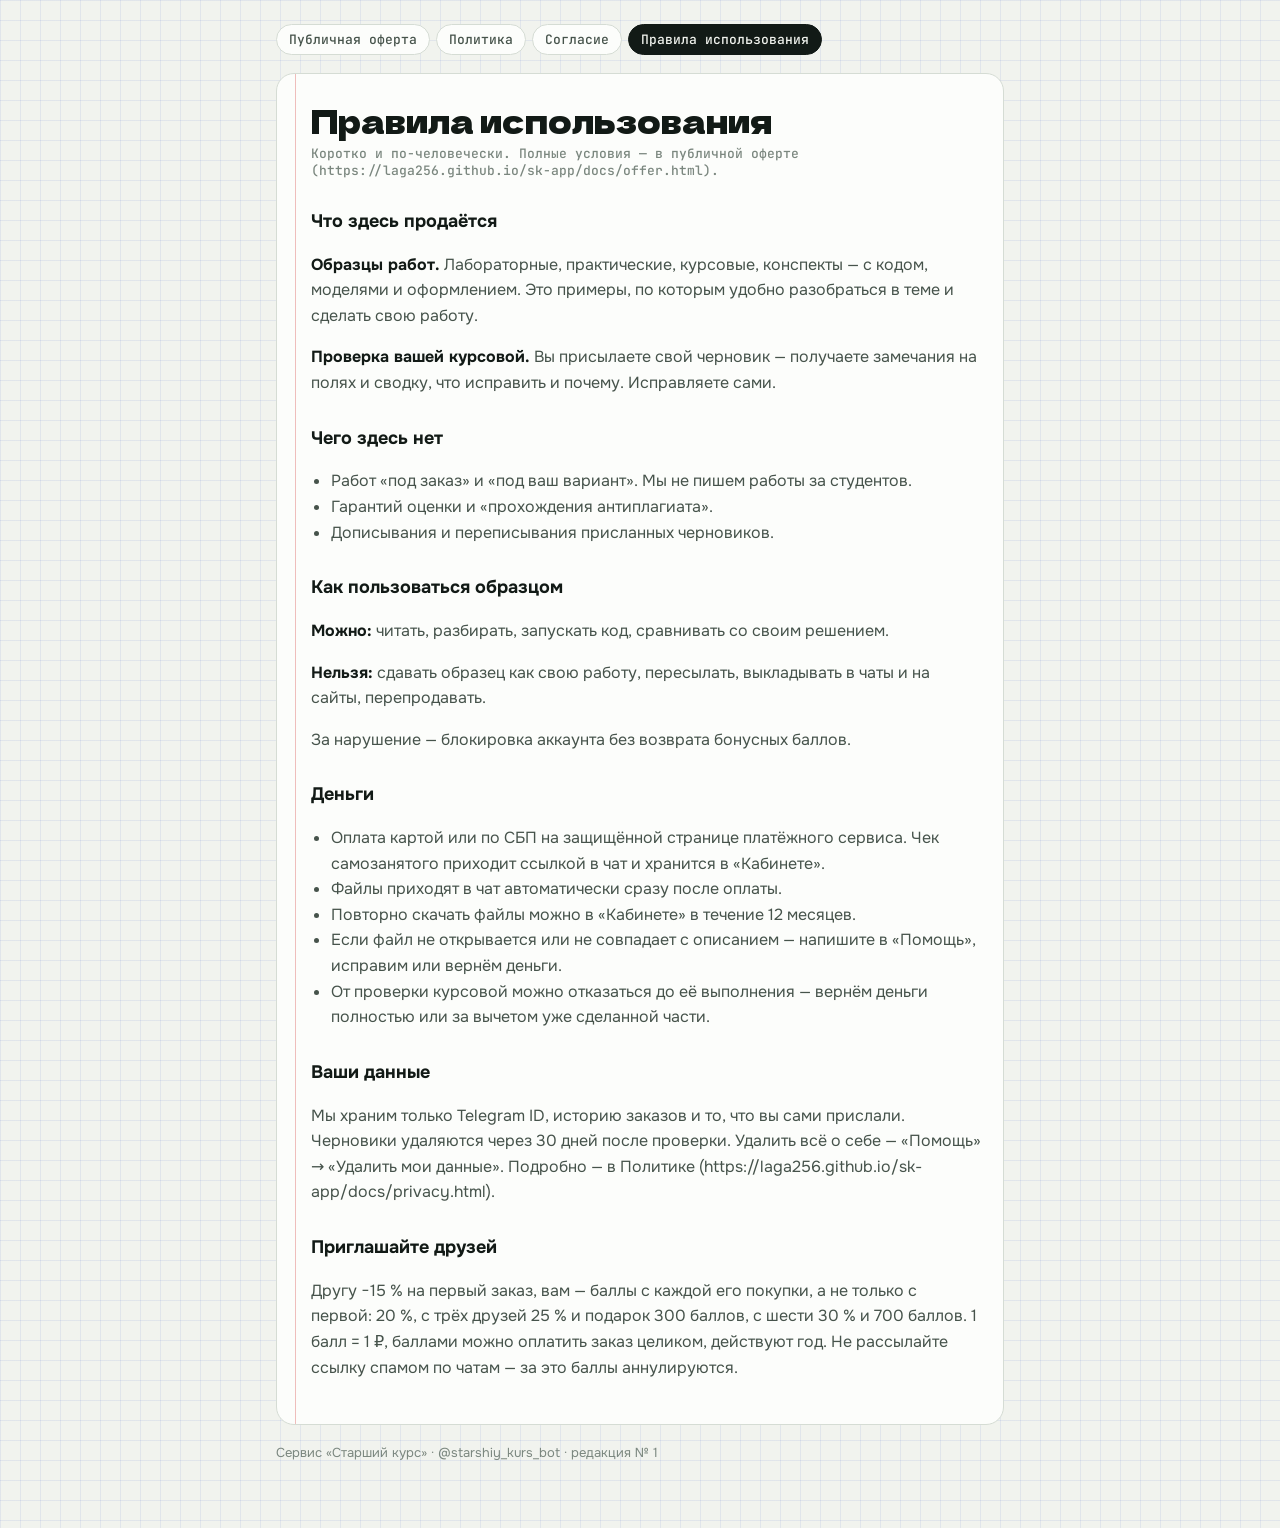
<file: docs/rules.html>
<!doctype html>
<html lang="ru"><head><meta charset="utf-8">
<meta name="viewport" content="width=device-width,initial-scale=1">
<meta name="robots" content="noindex,nofollow">
<title>Правила использования — Старший курс</title>
<link rel="stylesheet" href="../fonts/fonts.css">
<style>
:root{--paper:#F1F3EE;--sheet:#FCFDFB;--line:#D5DCD4;--ink:#121A16;--ink2:#46534B;--ink3:#7B877F;--pen:#2340C4;--hl:#F3E36A;--rule:rgba(35,64,196,.08)}
@media (prefers-color-scheme:dark){:root{--paper:#0D1210;--sheet:#171F1B;--line:#25302A;--ink:#E7ECE8;--ink2:#A8B5AD;--ink3:#74827A;--pen:#8CA3FF;--hl:#6B5F12;--rule:rgba(130,155,255,.06)}}
*{box-sizing:border-box}
body{margin:0;background:var(--paper);color:var(--ink);font:16px/1.6 Onest,system-ui,-apple-system,"Segoe UI",Roboto,sans-serif;
  background-image:linear-gradient(var(--rule) 1px,transparent 1px),linear-gradient(90deg,var(--rule) 1px,transparent 1px);background-size:20px 20px}
.wrap{max-width:760px;margin:0 auto;padding:24px 16px 64px}
nav{display:flex;flex-wrap:wrap;gap:6px;margin-bottom:18px}
nav a{font:500 13px "JetBrains Mono",ui-monospace,monospace;text-decoration:none;color:var(--ink2);border:1px solid var(--line);background:var(--sheet);border-radius:999px;padding:6px 12px}
nav a[aria-current]{background:var(--ink);color:var(--paper);border-color:var(--ink)}
article{background:var(--sheet);border:1px solid var(--line);border-radius:18px;padding:28px 22px 28px 34px;position:relative;
  background-image:linear-gradient(90deg,transparent 18px,rgba(214,70,70,.35) 18px,rgba(214,70,70,.35) 19px,transparent 19px)}
h1{font:400 clamp(24px,5vw,32px)/1.15 "Dela Gothic One","Arial Black",sans-serif;margin:0 0 6px;text-wrap:balance}
h1+p{font:500 13px "JetBrains Mono",monospace;color:var(--ink3);margin:0 0 20px}
h2{font-size:18px;margin:28px 0 8px}
p,li{color:var(--ink2);max-width:68ch}
strong{color:var(--ink)}
a{color:var(--pen)}
ul{padding-left:20px}
.tbl{overflow-x:auto;margin:10px 0}
table{border-collapse:collapse;width:100%;font-size:14px}
th,td{text-align:left;vertical-align:top;padding:8px 10px;border-bottom:1px dashed var(--line)}
th{font:600 12px "JetBrains Mono",monospace;text-transform:uppercase;letter-spacing:.06em;color:var(--ink3)}
mark{background:var(--hl);color:inherit;padding:0 4px;border-radius:3px}
footer{margin-top:18px;font-size:13px;color:var(--ink3)}
</style></head><body><div class="wrap">
<nav><a href="offer.html">Публичная оферта</a><a href="privacy.html">Политика</a><a href="consent.html">Согласие</a><a href="rules.html" aria-current="page">Правила использования</a></nav>
<article>
<h1>Правила использования</h1>
<p>Коротко и по-человечески. Полные условия — в публичной оферте (https://laga256.github.io/sk-app/docs/offer.html).</p>
<h2>Что здесь продаётся</h2>
<p><strong>Образцы работ.</strong> Лабораторные, практические, курсовые, конспекты — с кодом, моделями и оформлением. Это примеры, по которым удобно разобраться в теме и сделать свою работу.</p>
<p><strong>Проверка вашей курсовой.</strong> Вы присылаете свой черновик — получаете замечания на полях и сводку, что исправить и почему. Исправляете сами.</p>
<h2>Чего здесь нет</h2>
<ul><li>Работ «под заказ» и «под ваш вариант». Мы не пишем работы за студентов.</li><li>Гарантий оценки и «прохождения антиплагиата».</li><li>Дописывания и переписывания присланных черновиков.</li></ul>
<h2>Как пользоваться образцом</h2>
<p><strong>Можно:</strong> читать, разбирать, запускать код, сравнивать со своим решением.</p>
<p><strong>Нельзя:</strong> сдавать образец как свою работу, пересылать, выкладывать в чаты и на сайты, перепродавать.</p>
<p>За нарушение — блокировка аккаунта без возврата бонусных баллов.</p>
<h2>Деньги</h2>
<ul><li>Оплата картой или по СБП на защищённой странице платёжного сервиса. Чек самозанятого приходит ссылкой в чат и хранится в «Кабинете».</li><li>Файлы приходят в чат автоматически сразу после оплаты.</li><li>Повторно скачать файлы можно в «Кабинете» в течение 12 месяцев.</li><li>Если файл не открывается или не совпадает с описанием — напишите в «Помощь», исправим или вернём деньги.</li><li>От проверки курсовой можно отказаться до её выполнения — вернём деньги полностью или за вычетом уже сделанной части.</li></ul>
<h2>Ваши данные</h2>
<p>Мы храним только Telegram ID, историю заказов и то, что вы сами прислали. Черновики удаляются через 30 дней после проверки. Удалить всё о себе — «Помощь» → «Удалить мои данные». Подробно — в Политике (https://laga256.github.io/sk-app/docs/privacy.html).</p>
<h2>Приглашайте друзей</h2>
<p>Другу −15 % на первый заказ, вам — баллы с каждой его покупки, а не только с первой: 20 %, с трёх друзей 25 % и подарок 300 баллов, с шести 30 % и 700 баллов. 1 балл = 1 ₽, баллами можно оплатить заказ целиком, действуют год. Не рассылайте ссылку спамом по чатам — за это баллы аннулируются.</p>
</article>
<footer>Сервис «Старший курс» · @starshiy_kurs_bot · редакция № 1</footer>
</div></body></html>
</file>
<file: fonts/fonts.css>
@font-face{font-family:'Dela Gothic One';font-style:normal;font-weight:400;font-display:swap;src:url(dela-gothic-one-cyrillic-400-normal.woff2) format('woff2');unicode-range:U+0301,U+0400-045F,U+0490-0491,U+04B0-04B1,U+2116}
@font-face{font-family:'Dela Gothic One';font-style:normal;font-weight:400;font-display:swap;src:url(dela-gothic-one-latin-400-normal.woff2) format('woff2');unicode-range:U+0000-00FF,U+0131,U+0152-0153,U+02BB-02BC,U+02C6,U+02DA,U+02DC,U+0304,U+0308,U+0329,U+2000-206F,U+20AC,U+2122,U+2191,U+2193,U+2212,U+2215,U+FEFF,U+FFFD}
@font-face{font-family:'Onest';font-style:normal;font-weight:400;font-display:swap;src:url(onest-cyrillic-400-normal.woff2) format('woff2');unicode-range:U+0301,U+0400-045F,U+0490-0491,U+04B0-04B1,U+2116}
@font-face{font-family:'Onest';font-style:normal;font-weight:400;font-display:swap;src:url(onest-latin-400-normal.woff2) format('woff2');unicode-range:U+0000-00FF,U+0131,U+0152-0153,U+02BB-02BC,U+02C6,U+02DA,U+02DC,U+0304,U+0308,U+0329,U+2000-206F,U+20AC,U+2122,U+2191,U+2193,U+2212,U+2215,U+FEFF,U+FFFD}
@font-face{font-family:'Onest';font-style:normal;font-weight:500;font-display:swap;src:url(onest-cyrillic-500-normal.woff2) format('woff2');unicode-range:U+0301,U+0400-045F,U+0490-0491,U+04B0-04B1,U+2116}
@font-face{font-family:'Onest';font-style:normal;font-weight:500;font-display:swap;src:url(onest-latin-500-normal.woff2) format('woff2');unicode-range:U+0000-00FF,U+0131,U+0152-0153,U+02BB-02BC,U+02C6,U+02DA,U+02DC,U+0304,U+0308,U+0329,U+2000-206F,U+20AC,U+2122,U+2191,U+2193,U+2212,U+2215,U+FEFF,U+FFFD}
@font-face{font-family:'Onest';font-style:normal;font-weight:600;font-display:swap;src:url(onest-cyrillic-600-normal.woff2) format('woff2');unicode-range:U+0301,U+0400-045F,U+0490-0491,U+04B0-04B1,U+2116}
@font-face{font-family:'Onest';font-style:normal;font-weight:600;font-display:swap;src:url(onest-latin-600-normal.woff2) format('woff2');unicode-range:U+0000-00FF,U+0131,U+0152-0153,U+02BB-02BC,U+02C6,U+02DA,U+02DC,U+0304,U+0308,U+0329,U+2000-206F,U+20AC,U+2122,U+2191,U+2193,U+2212,U+2215,U+FEFF,U+FFFD}
@font-face{font-family:'Onest';font-style:normal;font-weight:700;font-display:swap;src:url(onest-cyrillic-700-normal.woff2) format('woff2');unicode-range:U+0301,U+0400-045F,U+0490-0491,U+04B0-04B1,U+2116}
@font-face{font-family:'Onest';font-style:normal;font-weight:700;font-display:swap;src:url(onest-latin-700-normal.woff2) format('woff2');unicode-range:U+0000-00FF,U+0131,U+0152-0153,U+02BB-02BC,U+02C6,U+02DA,U+02DC,U+0304,U+0308,U+0329,U+2000-206F,U+20AC,U+2122,U+2191,U+2193,U+2212,U+2215,U+FEFF,U+FFFD}
@font-face{font-family:'JetBrains Mono';font-style:normal;font-weight:400;font-display:swap;src:url(jetbrains-mono-cyrillic-400-normal.woff2) format('woff2');unicode-range:U+0301,U+0400-045F,U+0490-0491,U+04B0-04B1,U+2116}
@font-face{font-family:'JetBrains Mono';font-style:normal;font-weight:400;font-display:swap;src:url(jetbrains-mono-latin-400-normal.woff2) format('woff2');unicode-range:U+0000-00FF,U+0131,U+0152-0153,U+02BB-02BC,U+02C6,U+02DA,U+02DC,U+0304,U+0308,U+0329,U+2000-206F,U+20AC,U+2122,U+2191,U+2193,U+2212,U+2215,U+FEFF,U+FFFD}
@font-face{font-family:'JetBrains Mono';font-style:normal;font-weight:500;font-display:swap;src:url(jetbrains-mono-cyrillic-500-normal.woff2) format('woff2');unicode-range:U+0301,U+0400-045F,U+0490-0491,U+04B0-04B1,U+2116}
@font-face{font-family:'JetBrains Mono';font-style:normal;font-weight:500;font-display:swap;src:url(jetbrains-mono-latin-500-normal.woff2) format('woff2');unicode-range:U+0000-00FF,U+0131,U+0152-0153,U+02BB-02BC,U+02C6,U+02DA,U+02DC,U+0304,U+0308,U+0329,U+2000-206F,U+20AC,U+2122,U+2191,U+2193,U+2212,U+2215,U+FEFF,U+FFFD}
@font-face{font-family:'JetBrains Mono';font-style:normal;font-weight:700;font-display:swap;src:url(jetbrains-mono-cyrillic-700-normal.woff2) format('woff2');unicode-range:U+0301,U+0400-045F,U+0490-0491,U+04B0-04B1,U+2116}
@font-face{font-family:'JetBrains Mono';font-style:normal;font-weight:700;font-display:swap;src:url(jetbrains-mono-latin-700-normal.woff2) format('woff2');unicode-range:U+0000-00FF,U+0131,U+0152-0153,U+02BB-02BC,U+02C6,U+02DA,U+02DC,U+0304,U+0308,U+0329,U+2000-206F,U+20AC,U+2122,U+2191,U+2193,U+2212,U+2215,U+FEFF,U+FFFD}
</file>
